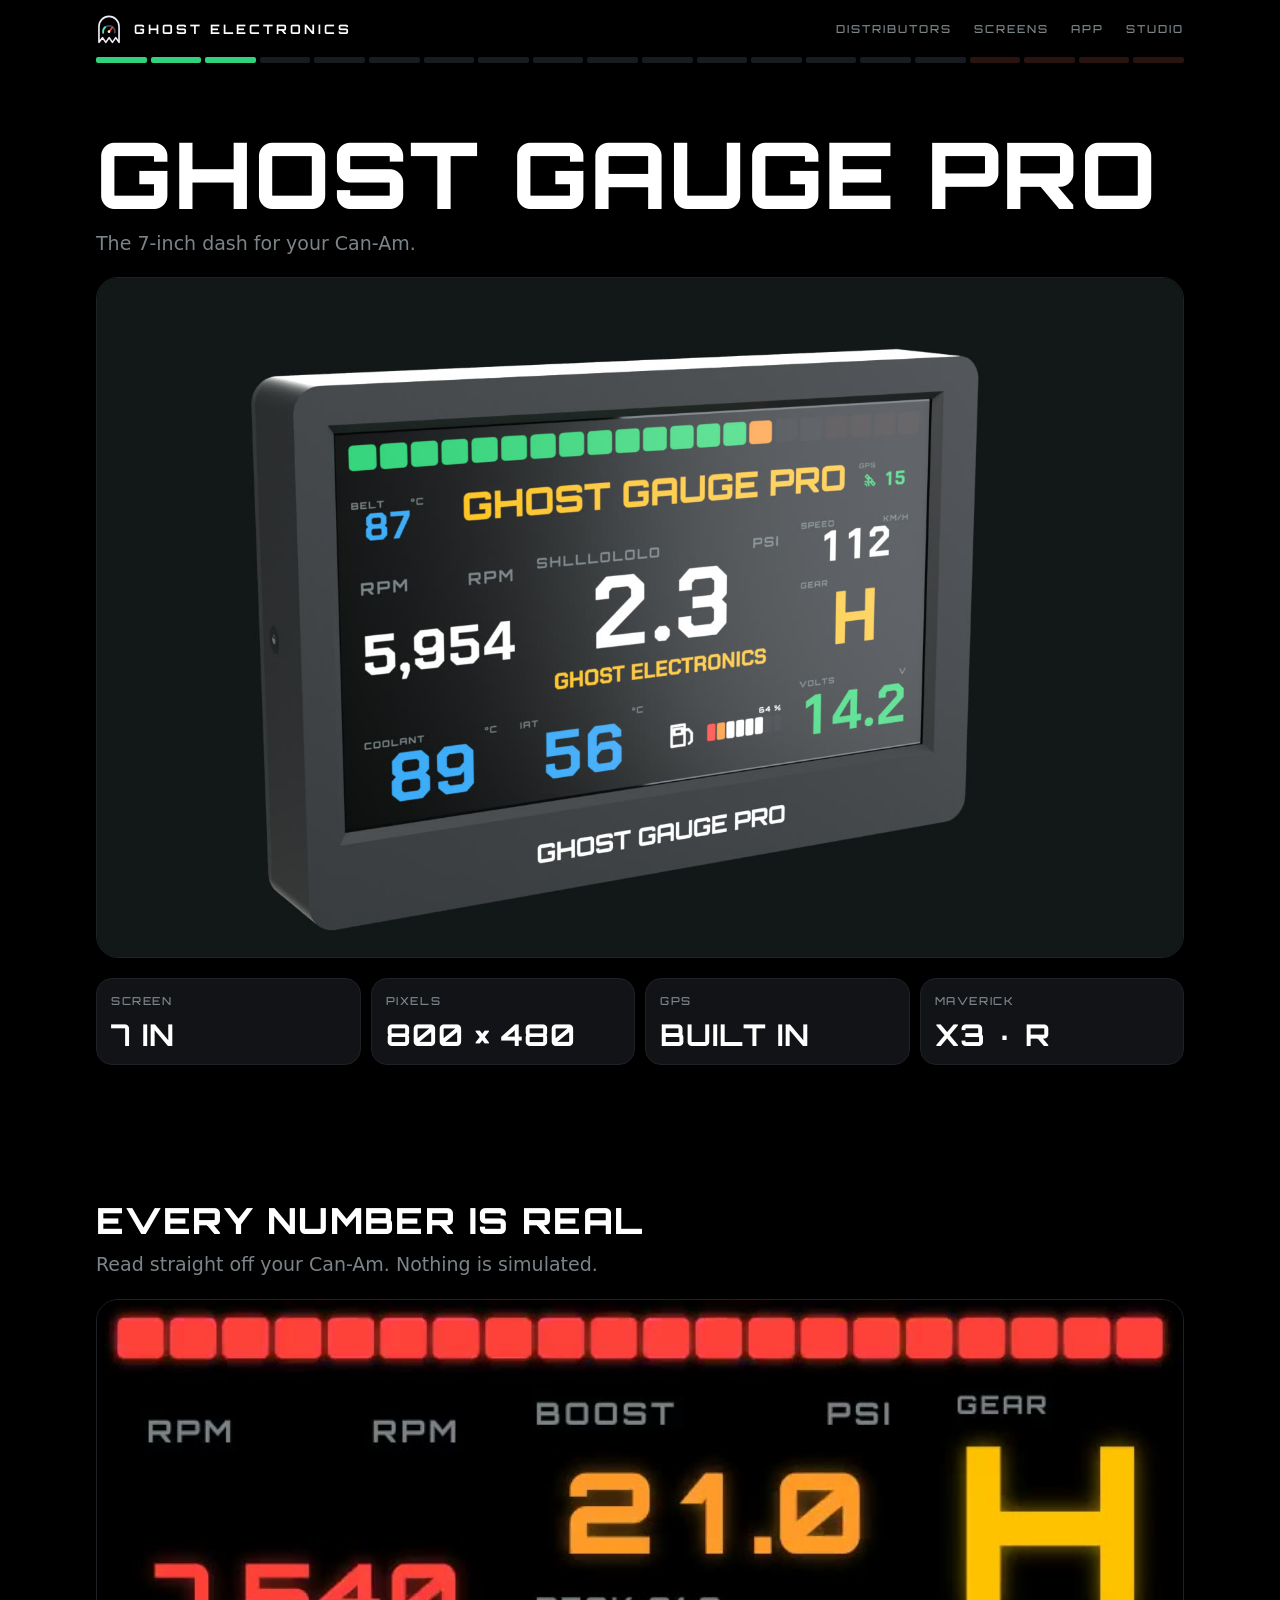
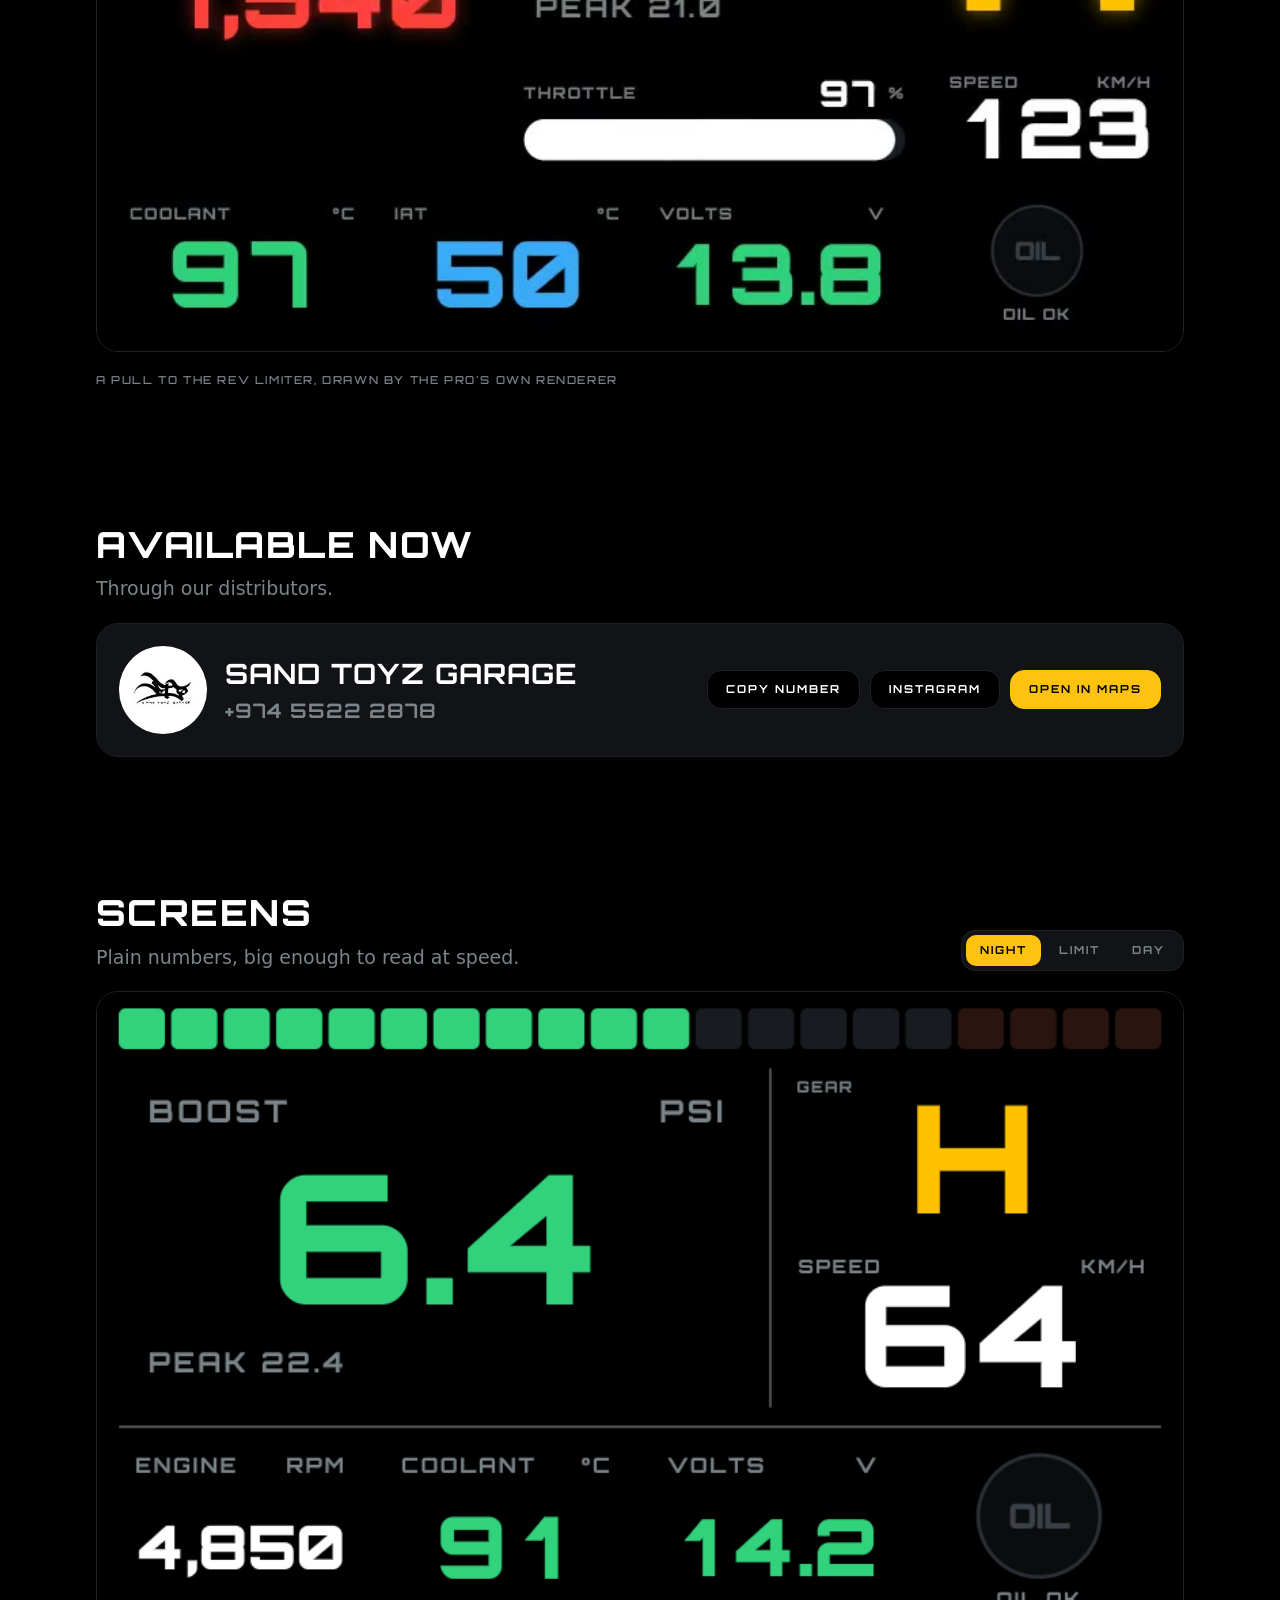
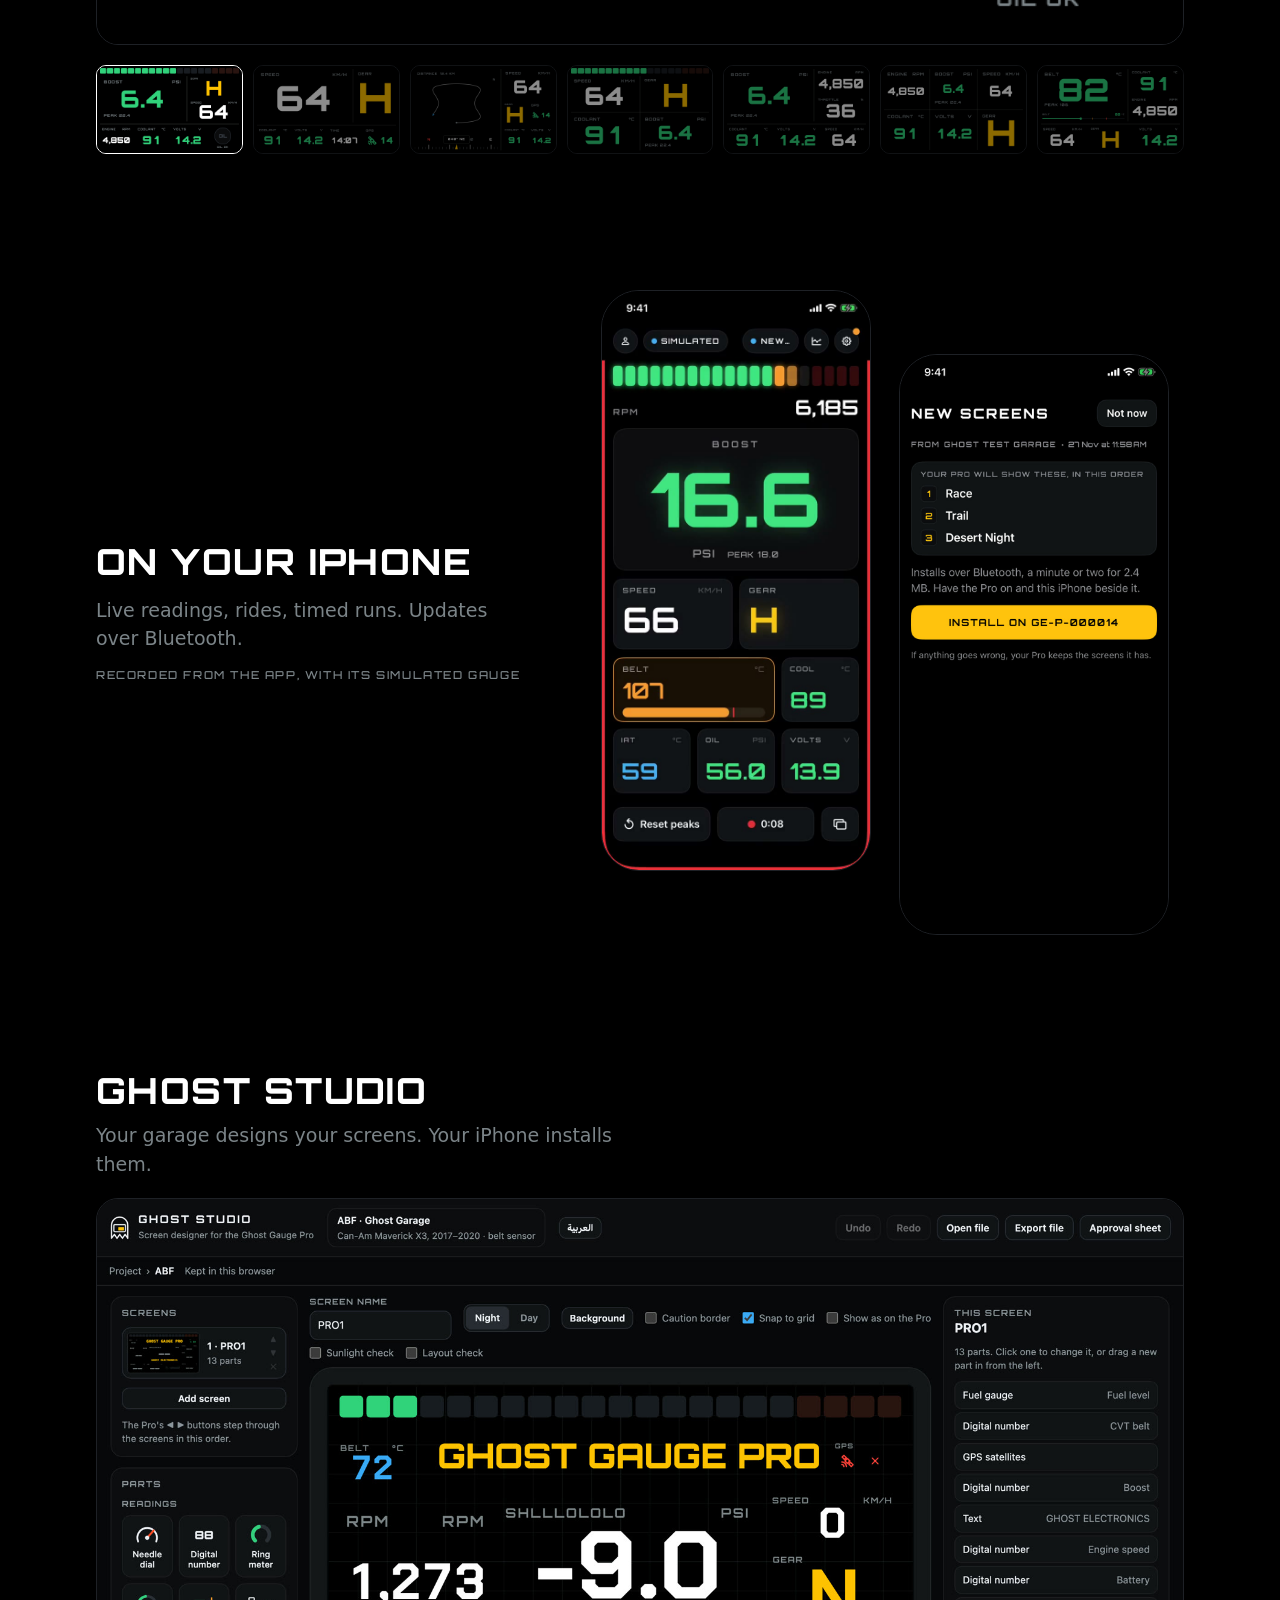
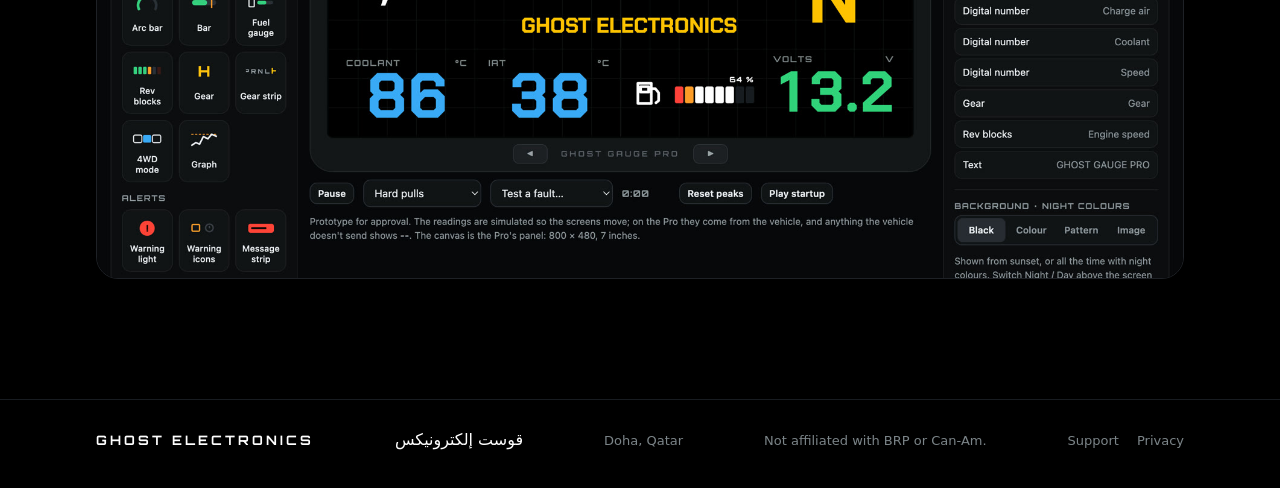
<file: index.html>
<!doctype html>
<html lang="en">
<head>
<meta charset="utf-8">
<meta name="viewport" content="width=device-width,initial-scale=1,viewport-fit=cover">
<title>Ghost Electronics · Ghost Gauge Pro</title>
<link rel="icon" href="/favicon.ico" sizes="any">
<link rel="icon" href="/favicon.svg" type="image/svg+xml">
<link rel="apple-touch-icon" href="/apple-touch-icon.png">
<meta name="description" content="Ghost Gauge Pro: the 7-inch dash for your Can-Am, with real readings off the vehicle, built-in GPS and screens your garage designs.">
<meta name="theme-color" content="#000000">
<meta property="og:title" content="Ghost Gauge Pro">
<meta property="og:description" content="The 7-inch dash for your Can-Am.">
<meta property="og:image" content="https://ghost.com.qa/media/pro-front.jpg">
<meta property="og:url" content="https://ghost.com.qa/">
<style>body { margin: 0; }</style>
<link rel="stylesheet" href="https://fonts.googleapis.com/css2?family=Orbitron:wght@500;700;800&display=swap">
<style>
/* Layout: rows, not a grid. Like the dash: a full-width strip, then the hero panel, then tiles.
   One look, on purpose: black is the ground the readings float on. */
:root {
  color-scheme: dark;
  --bg: #000000;
  --ink: #ffffff;
  --dim: #7b8488;
  --line: #181c21;
  --tile: #111316;
  --edge: #1e2126;
  --render: #131718;      /* the renders' own backdrop, so a render sits flush in its panel */
  --gold: #ffc20e;
  --ok: #31d27b;
  --warn: #ff9c29;
  --crit: #ff413a;
  --red-dim: #291410;
  --readout: "Orbitron", "DIN Alternate", ui-monospace, monospace;
  --prose: -apple-system, BlinkMacSystemFont, "SF Pro Text", system-ui, sans-serif;
  --r-block: 5px; --r-tile: 16px; --r-panel: 22px;
}
* { box-sizing: border-box; }
html { scroll-behavior: smooth; }
body { background: var(--bg); color: var(--ink); font: 16px/1.5 var(--prose); }
body::before { content: ""; position: fixed; inset: 0 0 auto; height: env(safe-area-inset-top, 0px); z-index: 10; background: var(--bg); }
img, video { display: block; max-width: 100%; height: auto; }
a { color: inherit; text-decoration: none; }
:focus-visible { outline: 2px solid var(--gold); outline-offset: 3px; border-radius: 6px; }

.wrap { max-width: 1120px; margin-inline: auto; padding-left: max(16px, env(safe-area-inset-left, 0px)); padding-right: max(16px, env(safe-area-inset-right, 0px)); }

/* ---- the top strip ---- */
.top { position: sticky; top: env(safe-area-inset-top, 0px); z-index: 9; background: var(--bg); }
.top .wrap { display: flex; align-items: center; justify-content: space-between; gap: 16px; }
.top .bar { padding-block: 14px 12px; }
.brand { display: flex; align-items: center; gap: 12px; font: 700 13px/1 var(--readout); letter-spacing: 3px; text-transform: uppercase; white-space: nowrap; }
.brand svg { width: 26px; height: auto; flex: none; }
.nav { display: flex; gap: 22px; font: 500 11px/1 var(--readout); letter-spacing: 2px; text-transform: uppercase; color: var(--dim); }
.nav a:hover { color: var(--ink); }
.revs { flex: 1; display: grid; grid-template-columns: repeat(20, 1fr); gap: 4px; padding-bottom: 10px; }
.revs i { display: block; height: 6px; border-radius: 2px; background: var(--line); transition: background .15s ease-out; }
.revs i:nth-child(n+17) { background: var(--red-dim); }
.revs i.on { background: var(--ok); }
.revs i.on:nth-child(n+14) { background: var(--warn); }
.revs i.on:nth-child(n+17) { background: var(--crit); }

/* ---- shared ---- */
main { display: flex; flex-direction: column; gap: clamp(72px, 11vw, 136px); padding-block: clamp(28px, 5vw, 56px) clamp(72px, 10vw, 120px); }
section { scroll-margin-top: 84px; min-width: 0; }
.rows { display: flex; flex-direction: column; gap: 20px; }
h1, h2 { font-family: var(--readout); font-weight: 800; text-transform: uppercase; margin: 0; text-wrap: balance; }
h1 { font-size: clamp(34px, 8.4vw, 92px); line-height: .98; letter-spacing: .02em; }
h2 { font-size: clamp(22px, 3.6vw, 36px); line-height: 1.1; letter-spacing: .04em; }
.lede { margin: 0; color: var(--dim); font-size: clamp(16px, 2vw, 19px); max-width: 46ch; }
.head { display: flex; flex-wrap: wrap; align-items: end; justify-content: space-between; gap: 12px 32px; }
.head > .txt { display: flex; flex-direction: column; gap: 10px; min-width: 0; }
.cap { margin: 0; font: 500 11px/1.5 var(--readout); letter-spacing: 1.6px; text-transform: uppercase; color: var(--dim); }
.panel { border: 1px solid var(--edge); border-radius: var(--r-panel); overflow: hidden; background: var(--render); }
.panel.glass { background: #000; }
.panel > img, .panel > video { width: 100%; }

/* ---- hero ---- */
.dealer { display: flex; flex-wrap: wrap; align-items: center; justify-content: space-between; gap: 20px 32px; padding: 22px; border: 1px solid var(--edge); border-radius: var(--r-panel); background: var(--tile); }
.dealer .who { display: flex; align-items: center; gap: 18px; min-width: 0; }
.dealer .logo { flex: none; width: clamp(64px, 9vw, 88px); height: auto; aspect-ratio: 1; border-radius: 50%; object-fit: cover; background: #fff; }
.dealer .id { display: flex; flex-direction: column; gap: 12px; min-width: 0; }
.dealer b { font: 700 clamp(19px, 2.8vw, 28px)/1.1 var(--readout); letter-spacing: 1px; text-transform: uppercase; }
.dealer .tel { font: 700 clamp(16px, 2.2vw, 20px)/1 var(--readout); letter-spacing: 1px; color: var(--dim); user-select: all; -webkit-user-select: all; }
.acts { display: flex; flex-wrap: wrap; gap: 10px; }
.btn { appearance: none; display: inline-flex; align-items: center; justify-content: center; padding: 13px 18px; border: 1px solid var(--edge); border-radius: 14px; background: var(--bg); color: var(--ink); font: 700 11px/1 var(--readout); letter-spacing: 2px; text-transform: uppercase; cursor: pointer; }
.btn:hover { border-color: var(--dim); }
.btn.gold { background: var(--gold); border-color: var(--gold); color: #000; }
.tiles { display: grid; grid-template-columns: repeat(4, 1fr); gap: 10px; }
.tile { display: flex; flex-direction: column; gap: 10px; padding: 14px; border: 1px solid var(--edge); border-radius: var(--r-tile); background: var(--tile); min-width: 0; }
.tile b { font: 700 clamp(15px, 2.6vw, 30px)/1 var(--readout); letter-spacing: 1px; white-space: nowrap; }
@media (max-width: 720px) { .tiles { grid-template-columns: repeat(2, 1fr); } .nav { display: none; } }

/* ---- screens ---- */
.seg { display: inline-flex; padding: 4px; gap: 4px; border: 1px solid var(--edge); border-radius: 14px; background: var(--tile); }
.seg button { appearance: none; border: 0; background: none; color: var(--dim); font: 700 11px/1 var(--readout); letter-spacing: 2px; text-transform: uppercase; padding: 10px 14px; border-radius: 10px; cursor: pointer; }
.seg button:hover { color: var(--ink); }
.seg button[aria-pressed="true"] { background: var(--gold); color: #000; }
.thumbs { display: grid; grid-template-columns: repeat(7, 1fr); gap: 10px; }
.thumbs button { appearance: none; padding: 0; background: #000; border: 1px solid var(--edge); border-radius: 10px; overflow: hidden; cursor: pointer; opacity: .55; transition: opacity .15s ease-out; }
.thumbs button:hover { opacity: .85; }
.thumbs button[aria-pressed="true"] { opacity: 1; border-color: var(--ink); }
.thumbs img { width: 100%; }
@media (max-width: 720px) { .thumbs { display: flex; overflow-x: auto; padding-bottom: 6px; } .thumbs button { flex: 0 0 104px; } }

/* ---- app ---- */
.split { display: grid; grid-template-columns: minmax(0, 5fr) minmax(0, 7fr); gap: clamp(24px, 5vw, 64px); align-items: center; }
.split > .rows { gap: 14px; }
.phones { display: flex; justify-content: center; align-items: flex-start; gap: clamp(12px, 3vw, 28px); }
.phone { flex: 1 1 0; max-width: 270px; min-width: 0; border: 1px solid var(--edge); border-radius: clamp(22px, 4vw, 38px); overflow: hidden; background: #000; }
.phone > * { width: 100%; }
.phone:nth-child(2) { margin-top: clamp(24px, 6vw, 64px); }
@media (max-width: 820px) { .split { grid-template-columns: 1fr; } }

/* ---- footer ---- */
footer { border-top: 1px solid var(--line); }
footer .wrap { display: flex; flex-wrap: wrap; align-items: center; justify-content: space-between; gap: 16px 32px; padding-block: 28px 36px; color: var(--dim); font-size: 13px; }
footer .brand { color: var(--ink); }
footer .ar { font-size: 16px; color: var(--ink); }
footer p { margin: 0; }
footer .legal { display: flex; gap: 18px; }
footer .legal a:hover { color: var(--ink); }

@media (prefers-reduced-motion: reduce) { html { scroll-behavior: auto; } .revs i, .thumbs button { transition: none; } }
</style>

</head>
<body>
<header class="top">
  <div class="wrap bar">
    <a class="brand" href="#pro" aria-label="Ghost Electronics">
      <svg viewBox="0 0 220 260" fill="none" aria-hidden="true">
        <path d="M25 240 55 200 83 240 111 200 139 240 167 200 195 240V105A85 85 0 0 0 25 105Z" stroke="#eceff4" stroke-width="14" stroke-linecap="round" stroke-linejoin="round"/>
        <path d="M60.76 158.68A50 50 0 1 1 159.24 158.68" stroke="#3e4757" stroke-width="15" stroke-linecap="round"/>
        <path d="M60.76 158.68A50 50 0 0 1 79.22 110.6" stroke="#52e5a6" stroke-width="15" stroke-linecap="round"/>
        <path d="M110 150 139.55 112.18" stroke="#ff4b23" stroke-width="13" stroke-linecap="round"/>
        <circle cx="110" cy="150" r="11.5" fill="#eceff4"/>
      </svg>
      Ghost Electronics
    </a>
    <nav class="nav" aria-label="Sections">
      <a href="#distributors">Distributors</a>
      <a href="#screens">Screens</a>
      <a href="#app">App</a>
      <a href="#studio">Studio</a>
    </nav>
  </div>
  <div class="wrap"><div class="revs" id="revs" aria-hidden="true"></div></div>
</header>

<main class="wrap">

  <section id="pro" class="rows">
    <div class="head">
      <div class="txt">
        <h1>Ghost Gauge Pro</h1>
        <p class="lede">The 7-inch dash for your Can-Am.</p>
      </div>
    </div>
    <div class="panel">
      <img src="media/pro-front.jpg" width="1600" height="1000" alt="The Ghost Gauge Pro from the front: a dark case with a 7-inch screen, GHOST GAUGE PRO on its chin.">
    </div>
    <div class="tiles">
      <div class="tile"><span class="cap">Screen</span><b>7 IN</b></div>
      <div class="tile"><span class="cap">Pixels</span><b>800 × 480</b></div>
      <div class="tile"><span class="cap">GPS</span><b>BUILT IN</b></div>
      <div class="tile"><span class="cap">Maverick</span><b>X3 · R</b></div>
    </div>
  </section>

  <section id="live" class="rows">
    <div class="head">
      <div class="txt">
        <h2>Every number is real</h2>
        <p class="lede">Read straight off your Can-Am. Nothing is simulated.</p>
      </div>
    </div>
    <div class="panel glass">
      <video id="pull" src="media/pro-pull.mp4" poster="media/pro-pull.jpg" width="800" height="480" muted loop playsinline preload="metadata" aria-label="The Pro's Race screen through a full pull: rpm, boost and speed climb until the engine is on its rev limiter and the rev blocks flash red."></video>
    </div>
    <p class="cap">A pull to the rev limiter, drawn by the Pro's own renderer</p>
  </section>

  <section id="distributors" class="rows">
    <div class="head">
      <div class="txt">
        <h2>Available now</h2>
        <p class="lede">Through our distributors.</p>
      </div>
    </div>
    <div class="dealer">
      <div class="who">
        <img class="logo" src="media/sand-toyz.jpg" width="150" height="150" alt="Sand Toyz Garage's logo">
        <div class="id">
          <b>Sand Toyz Garage</b>
          <span class="tel" id="tel">+974 5522 2878</span>
        </div>
      </div>
      <div class="acts">
        <button type="button" class="btn" id="copy-tel">Copy number</button>
        <a class="btn" href="https://www.instagram.com/stg_qtr/" target="_blank" rel="noopener">Instagram</a>
        <a class="btn gold" href="https://maps.app.goo.gl/63kUNzSQf7GtzWau5" target="_blank" rel="noopener">Open in Maps</a>
      </div>
    </div>
  </section>

  <section id="screens" class="rows">
    <div class="head">
      <div class="txt">
        <h2>Screens</h2>
        <p class="lede">Plain numbers, big enough to read at speed.</p>
      </div>
      <div class="seg" role="group" aria-label="Show the screens">
        <button type="button" id="st-cruise" data-state="cruise" aria-pressed="true">Night</button>
        <button type="button" id="st-pull" data-state="pull" aria-pressed="false">Limit</button>
        <button type="button" id="st-day" data-state="day" aria-pressed="false">Day</button>
      </div>
    </div>
    <div class="panel glass">
      <img id="screen" src="media/screens/strip-cruise.png" width="800" height="480" alt="The Strip screen on the Pro.">
    </div>
    <div class="thumbs" id="thumbs" role="group" aria-label="Pick a screen"></div>
  </section>

  <section id="app" class="split">
    <div class="rows">
      <h2>On your iPhone</h2>
      <p class="lede">Live readings, rides, timed runs. Updates over Bluetooth.</p>
      <p class="cap">Recorded from the app, with its simulated gauge</p>
    </div>
    <div class="phones">
      <div class="phone">
        <video id="dash" src="media/app-dash.mp4" poster="media/app-dash.jpg" width="586" height="1268" muted loop playsinline preload="metadata" aria-label="The Ghost Gauge app's live dash: rev blocks, rpm, boost, speed, gear, belt, coolant, intake air, oil and volts."></video>
      </div>
      <div class="phone">
        <img src="media/app-screens.jpg" width="780" height="1688" loading="lazy" alt="The app's New screens page: three screens from a garage, and one button to install them on the Pro.">
      </div>
    </div>
  </section>

  <section id="studio" class="rows">
    <div class="head">
      <div class="txt">
        <h2>Ghost Studio</h2>
        <p class="lede">Your garage designs your screens. Your iPhone installs them.</p>
      </div>
    </div>
    <div class="panel glass">
      <img src="media/studio.jpg" width="1800" height="1126" loading="lazy" alt="Ghost Studio, the Pro's screen designer, with the PRO1 screen open: rev blocks, rpm, boost, speed, gear, belt, coolant, intake air, fuel and volts on the Pro's 800 by 480 canvas.">
    </div>
  </section>

</main>

<footer>
  <div class="wrap">
    <span class="brand">Ghost Electronics</span>
    <span class="ar" lang="ar" dir="rtl">قوست إلكترونيكس</span>
    <p>Doha, Qatar</p>
    <p>Not affiliated with BRP or Can-Am.</p>
    <nav class="legal" aria-label="More"><a href="support.html">Support</a> <a href="privacy.html">Privacy</a></nav>
  </div>
</footer>

<script>
(function () {
  // The rev blocks count the page: twenty, green to 13, amber to 16, red after.
  var revs = document.getElementById('revs');
  for (var i = 0; i < 20; i++) revs.appendChild(document.createElement('i'));
  var blocks = revs.children, lit = -1;
  function count() {
    var room = document.documentElement.scrollHeight - innerHeight;
    var n = room > 0 ? Math.max(3, Math.round(Math.min(1, scrollY / room) * 20)) : 3;
    if (n === lit) return;
    lit = n;
    for (var i = 0; i < 20; i++) blocks[i].classList.toggle('on', i < n);
  }
  addEventListener('scroll', count, { passive: true });
  addEventListener('resize', count);
  count();

  // The screens: seven, each as the Pro draws it by night, at its limits and by day.
  var names = { strip: 'Strip', cruise: 'Cruise', trail: 'Trail', glance: 'Glance', boost: 'Boost', six: 'Six', belt: 'Belt' };
  var ids = Object.keys(names), state = 'cruise', pick = 'strip';
  var big = document.getElementById('screen'), thumbs = document.getElementById('thumbs');
  var src = function (id) { return 'media/screens/' + id + '-' + state + '.png'; };
  ids.forEach(function (id) {
    var b = document.createElement('button');
    b.type = 'button'; b.id = 'sc-' + id; b.dataset.id = id;
    b.setAttribute('aria-label', names[id]);
    var im = document.createElement('img');
    im.width = 800; im.height = 480; im.alt = ''; im.loading = 'lazy';
    b.appendChild(im);
    b.addEventListener('click', function () { pick = id; show(); });
    thumbs.appendChild(b);
  });
  function show() {
    big.src = src(pick);
    big.alt = 'The ' + names[pick] + ' screen on the Pro.';
    Array.prototype.forEach.call(thumbs.children, function (b) {
      b.firstChild.src = src(b.dataset.id);
      b.setAttribute('aria-pressed', b.dataset.id === pick ? 'true' : 'false');
    });
    document.querySelectorAll('.seg button').forEach(function (b) {
      b.setAttribute('aria-pressed', b.dataset.state === state ? 'true' : 'false');
    });
  }
  document.querySelectorAll('.seg button').forEach(function (b) {
    b.addEventListener('click', function () { state = b.dataset.state; show(); });
  });
  show();

  // The distributor's number: copied where the viewer allows it, selected where it doesn't.
  var copy = document.getElementById('copy-tel'), tel = document.getElementById('tel');
  copy.addEventListener('click', function () {
    var pickIt = function () { getSelection().selectAllChildren(tel); };
    var said = function () { copy.textContent = 'Copied'; setTimeout(function () { copy.textContent = 'Copy number'; }, 1600); };
    try { navigator.clipboard.writeText('+97455222878').then(said, pickIt); } catch (e) { pickIt(); }
  });

  // The two recordings play by themselves, muted; with Reduce Motion they wait for a tap.
  var still = matchMedia('(prefers-reduced-motion: reduce)').matches;
  ['pull', 'dash'].forEach(function (id) {
    var v = document.getElementById(id);
    v.addEventListener('error', function () {       // no video here: its first frame stands in
      var im = new Image();
      im.src = v.poster; im.alt = v.getAttribute('aria-label'); im.width = v.width; im.height = v.height;
      v.replaceWith(im);
    });
    if (still) { v.controls = true; return; }
    var p = v.play();
    if (p && p.catch) p.catch(function () { v.controls = true; });
  });
})();
</script>

</body></html>
</file>
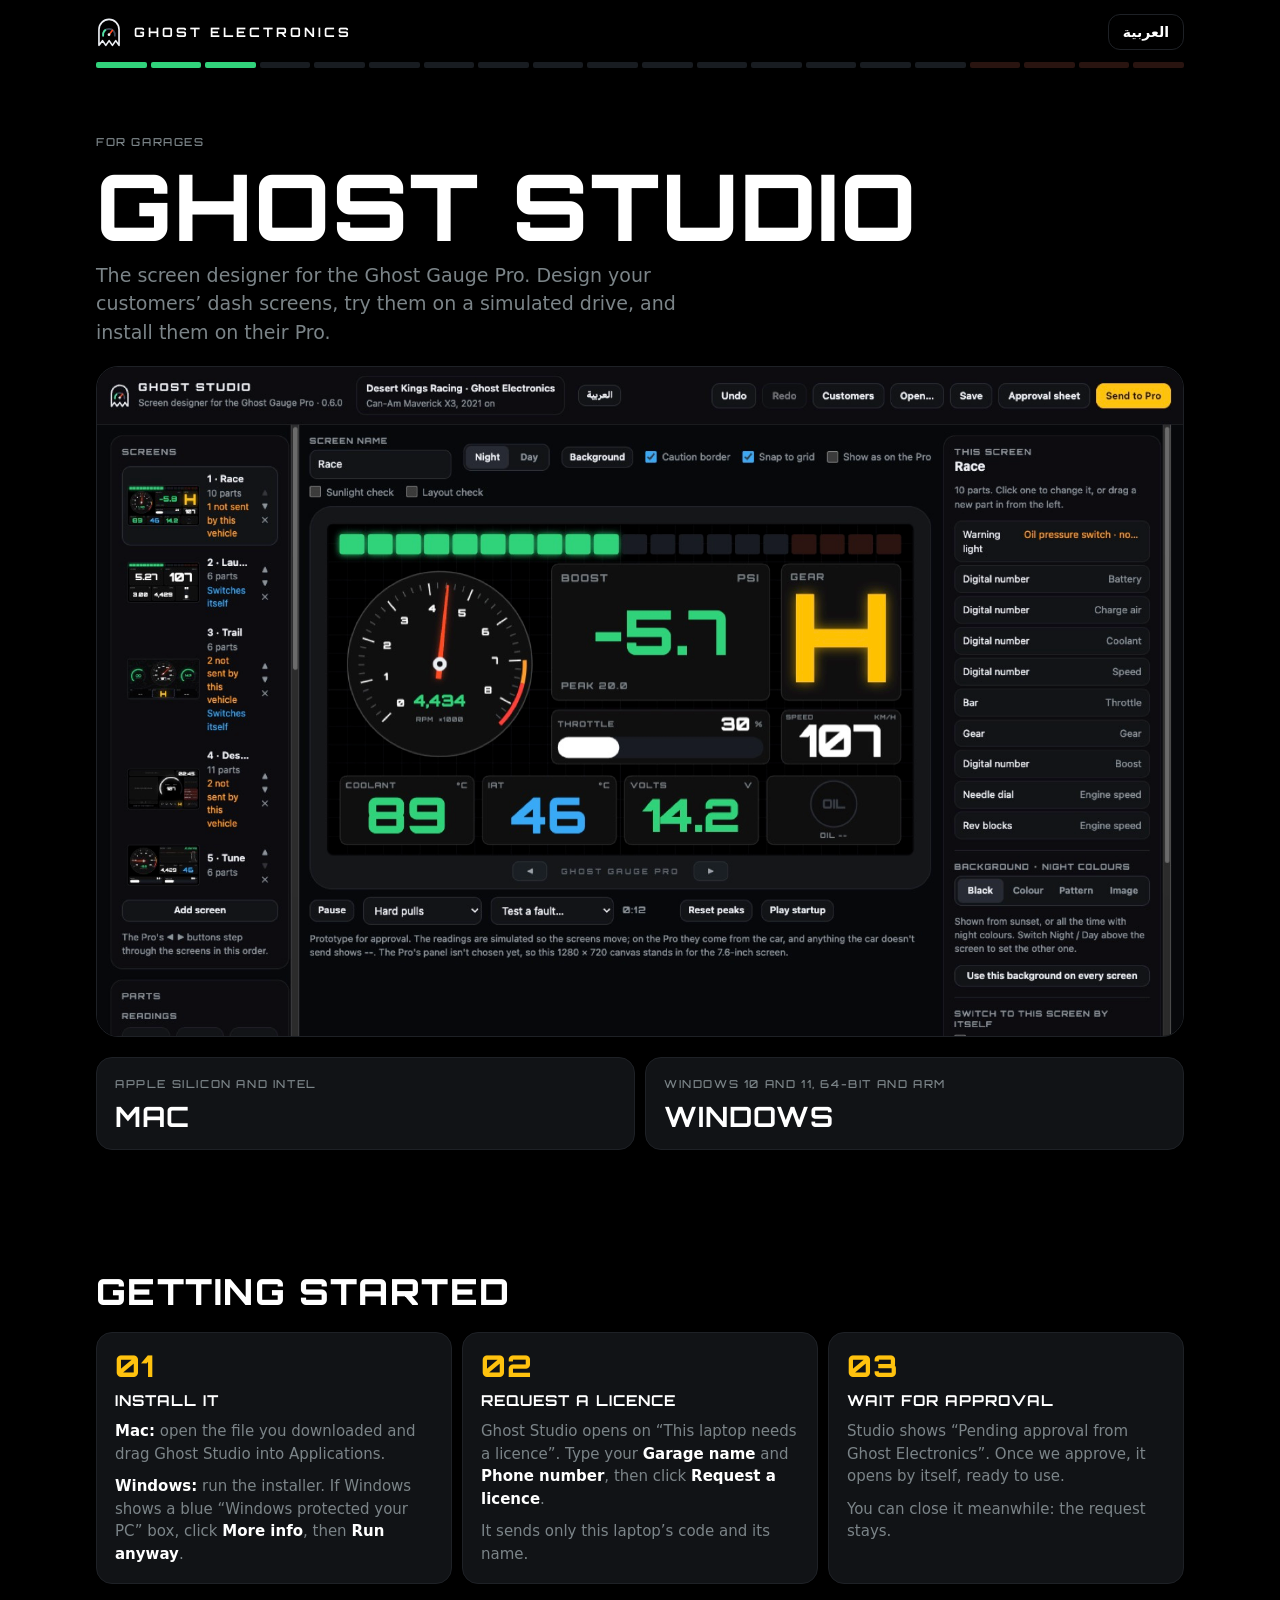
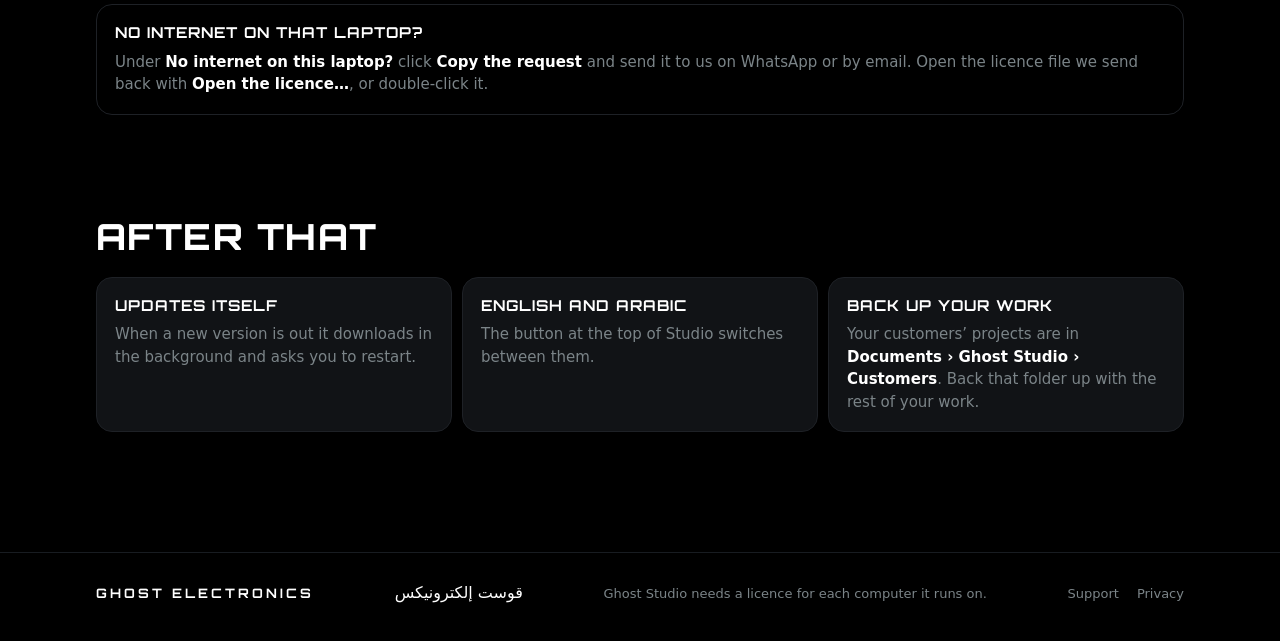
<file: download-studio/index.html>
<!doctype html>
<html lang="en">
<head>
<meta charset="utf-8">
<meta name="viewport" content="width=device-width,initial-scale=1,viewport-fit=cover">
<title>Ghost Studio</title>
<link rel="icon" href="/favicon.ico" sizes="any">
<link rel="icon" href="/favicon.svg" type="image/svg+xml">
<link rel="apple-touch-icon" href="/apple-touch-icon.png">
<meta name="robots" content="noindex, nofollow">
<meta name="description" content="Ghost Studio, the screen designer for the Ghost Gauge Pro: download for Mac and Windows.">
<meta name="theme-color" content="#000000">
<style>body { margin: 0; }</style>
<link rel="stylesheet" href="https://fonts.googleapis.com/css2?family=Orbitron:wght@500;700;800&display=swap">
<style>
/* The download page for garages, sent to them by hand: no page on the site links here, and search
   engines are asked to leave it out. The look is the home page's (index.html): the same colours,
   Orbitron for headings and readouts, the system face for prose. The buttons start on the release
   page and the script points them at the newest files, so publishing a new version
   (tools/studio/publish_studio.sh) never needs an edit here. English and Arabic: [data-l] blocks,
   one shown at a time. Orbitron has no Arabic, so Arabic headings take the system face. */
:root {
  color-scheme: dark;
  --bg: #000000; --ink: #ffffff; --dim: #7b8488; --line: #181c21;
  --tile: #111316; --edge: #1e2126; --gold: #ffc20e; --ok: #31d27b;
  --warn: #ff9c29; --crit: #ff413a; --red-dim: #291410;
  --readout: "Orbitron", "DIN Alternate", ui-monospace, monospace;
  --prose: -apple-system, BlinkMacSystemFont, "SF Pro Text", system-ui, sans-serif;
  --r-tile: 16px; --r-panel: 22px;
}
* { box-sizing: border-box; }
[hidden] { display: none !important; }
body { background: var(--bg); color: var(--ink); font: 16px/1.5 var(--prose); }
body::before { content: ""; position: fixed; inset: 0 0 auto; height: env(safe-area-inset-top, 0px); z-index: 10; background: var(--bg); }
img { display: block; max-width: 100%; height: auto; }
a { color: inherit; text-decoration: none; }
:focus-visible { outline: 2px solid var(--gold); outline-offset: 3px; border-radius: 6px; }
.wrap { max-width: 1120px; margin-inline: auto; padding-left: max(16px, env(safe-area-inset-left, 0px)); padding-right: max(16px, env(safe-area-inset-right, 0px)); }
.ltr { direction: ltr; unicode-bidi: isolate; }

/* the top strip */
.top { position: sticky; top: env(safe-area-inset-top, 0px); z-index: 9; background: var(--bg); }
.top .wrap { display: flex; align-items: center; justify-content: space-between; gap: 16px; }
.top .bar { padding-block: 14px 12px; }
.brand { display: flex; align-items: center; gap: 12px; font: 700 13px/1 var(--readout); letter-spacing: 3px; text-transform: uppercase; white-space: nowrap; direction: ltr; }
.brand svg { width: 26px; height: auto; flex: none; }
.revs { flex: 1; display: grid; grid-template-columns: repeat(20, 1fr); gap: 4px; padding-bottom: 10px; direction: ltr; }
.revs i { display: block; height: 6px; border-radius: 2px; background: var(--line); transition: background .15s ease-out; }
.revs i:nth-child(n+17) { background: var(--red-dim); }
.revs i.on { background: var(--ok); }
.revs i.on:nth-child(n+14) { background: var(--warn); }
.revs i.on:nth-child(n+17) { background: var(--crit); }
.lang { appearance: none; padding: 10px 14px; border: 1px solid var(--edge); border-radius: 12px; background: var(--bg); color: var(--ink); font: 600 14px/1 var(--prose); cursor: pointer; }
.lang:hover { border-color: var(--dim); }

/* shared */
main { display: flex; flex-direction: column; gap: clamp(56px, 8vw, 104px); padding-block: clamp(28px, 5vw, 56px) clamp(72px, 10vw, 120px); }
.rows { display: flex; flex-direction: column; gap: 20px; }
.txt { display: flex; flex-direction: column; gap: 10px; }
h1, h2, h3 { margin: 0; text-wrap: balance; }
h1, h2 { font-family: var(--readout); font-weight: 800; text-transform: uppercase; }
h1 { font-size: clamp(34px, 8.4vw, 92px); line-height: .98; letter-spacing: .02em; }
h2 { font-size: clamp(22px, 3.6vw, 36px); line-height: 1.1; letter-spacing: .04em; }
h3 { font: 700 15px/1.3 var(--readout); letter-spacing: 1px; text-transform: uppercase; }
.lede { margin: 0; color: var(--dim); font-size: clamp(16px, 2vw, 19px); max-width: 52ch; }
.cap { margin: 0; font: 500 11px/1.5 var(--readout); letter-spacing: 1.6px; text-transform: uppercase; color: var(--dim); }
.panel { border: 1px solid var(--edge); border-radius: var(--r-panel); overflow: hidden; background: #000; }
.panel > img { width: 100%; }
p { margin: 0; }
b { font-weight: 600; color: var(--ink); }

/* the download buttons: tiles, the visitor's own system in gold */
.dl { display: grid; grid-template-columns: 1fr 1fr; gap: 10px; }
.dlb { display: flex; flex-direction: column; gap: 10px; padding: 18px; border: 1px solid var(--edge); border-radius: var(--r-tile); background: var(--tile); }
.dlb:hover { border-color: var(--dim); }
.dlb .big { font: 700 clamp(18px, 2.8vw, 28px)/1 var(--readout); letter-spacing: 1px; text-transform: uppercase; }
.dlb.main { background: var(--gold); border-color: var(--gold); color: #000; }
.dlb.main .cap { color: #4a3a08; }
.dlb.main:hover { filter: brightness(1.05); }

/* the steps and the notes after them */
.steps { list-style: none; margin: 0; padding: 0; counter-reset: s; display: grid; grid-template-columns: repeat(3, 1fr); gap: 10px; }
.steps > li { counter-increment: s; display: flex; flex-direction: column; gap: 10px; padding: 18px; border: 1px solid var(--edge); border-radius: var(--r-tile); background: var(--tile); min-width: 0; }
.steps > li::before { content: counter(s, decimal-leading-zero); font: 800 30px/1 var(--readout); letter-spacing: 1px; color: var(--gold); }
.steps p, .note p, .notes p { color: var(--dim); font-size: 15px; }
.note { padding: 18px; border: 1px solid var(--edge); border-radius: var(--r-tile); display: flex; flex-direction: column; gap: 8px; }
.notes { display: grid; grid-template-columns: repeat(3, 1fr); gap: 10px; }
.notes > div { display: flex; flex-direction: column; gap: 8px; padding: 18px; border: 1px solid var(--edge); border-radius: var(--r-tile); background: var(--tile); }
@media (max-width: 820px) { .steps, .notes { grid-template-columns: 1fr; } }
@media (max-width: 560px) { .dl { grid-template-columns: 1fr; } }

/* Arabic: the system face for headings and captions, no tracking (it breaks the joins) */
[data-l=ar] :is(h2, h3, .cap), .cap[data-l=ar] { font-family: var(--prose); letter-spacing: 0; text-transform: none; }
[data-l=ar] h2 { font-weight: 700; }
[data-l=ar] h3 { font-size: 17px; }
[data-l=ar] .cap, .cap[data-l=ar] { font-size: 13px; }
html[lang=ar] #ver { font-family: var(--prose); letter-spacing: 0; font-size: 13px; }

/* footer */
footer { border-top: 1px solid var(--line); }
footer .wrap { display: flex; flex-wrap: wrap; align-items: center; justify-content: space-between; gap: 16px 32px; padding-block: 28px 36px; color: var(--dim); font-size: 13px; }
footer .brand { color: var(--ink); }
footer .ar { font-size: 16px; color: var(--ink); }
footer .legal { display: flex; gap: 18px; }
footer .legal a:hover { color: var(--ink); }

@media (prefers-reduced-motion: reduce) { .revs i { transition: none; } }
</style>
</head>
<body>
<header class="top">
  <div class="wrap bar">
    <a class="brand" href="/" aria-label="Ghost Electronics">
      <svg viewBox="0 0 220 260" fill="none" aria-hidden="true">
        <path d="M25 240 55 200 83 240 111 200 139 240 167 200 195 240V105A85 85 0 0 0 25 105Z" stroke="#eceff4" stroke-width="14" stroke-linecap="round" stroke-linejoin="round"/>
        <path d="M60.76 158.68A50 50 0 1 1 159.24 158.68" stroke="#3e4757" stroke-width="15" stroke-linecap="round"/>
        <path d="M60.76 158.68A50 50 0 0 1 79.22 110.6" stroke="#52e5a6" stroke-width="15" stroke-linecap="round"/>
        <path d="M110 150 139.55 112.18" stroke="#ff4b23" stroke-width="13" stroke-linecap="round"/>
        <circle cx="110" cy="150" r="11.5" fill="#eceff4"/>
      </svg>
      Ghost Electronics
    </a>
    <button class="lang" id="lang" type="button" lang="ar">العربية</button>
  </div>
  <div class="wrap"><div class="revs" id="revs" aria-hidden="true"></div></div>
</header>

<main class="wrap">

  <section class="rows">
    <div class="txt">
      <p class="cap" data-l="en">For garages</p><p class="cap" data-l="ar" hidden>للورش</p>
      <h1>Ghost Studio</h1>
      <p class="lede" data-l="en">The screen designer for the Ghost Gauge Pro. Design your customers’ dash screens, try them on a simulated drive, and install them on their Pro.</p>
      <p class="lede" data-l="ar" hidden>مصمّم الشاشات لعدّاد Ghost Gauge Pro. صمّم شاشات عملائك، وجرّبها على قيادة محاكاة، وثبّتها على عدّادهم.</p>
    </div>
    <div class="panel">
      <img src="studio.jpg" width="1600" height="986" alt="Ghost Studio with a screen open on the Pro's 800 by 480 canvas.">
    </div>
    <div class="dl">
      <a class="dlb" id="mac" href="https://github.com/kmhndi/ghost-gauge-app/releases/tag/studio">
        <span class="cap" data-l="en">Apple silicon and Intel</span><span class="cap" data-l="ar" hidden>Apple silicon و Intel</span>
        <span class="big ltr">Mac</span>
      </a>
      <a class="dlb" id="win" href="https://github.com/kmhndi/ghost-gauge-app/releases/tag/studio">
        <span class="cap" data-l="en">Windows 10 and 11, 64-bit and Arm</span><span class="cap" data-l="ar" hidden>Windows 10 و 11، <span class="ltr">64-bit</span> و Arm</span>
        <span class="big ltr">Windows</span>
      </a>
    </div>
    <p class="cap" id="ver"></p>
  </section>

  <section class="rows" data-l="en">
    <h2>Getting started</h2>
    <ol class="steps">
      <li><h3>Install it</h3>
        <p><b>Mac:</b> open the file you downloaded and drag Ghost Studio into Applications.</p>
        <p><b>Windows:</b> run the installer. If Windows shows a blue “Windows protected your PC” box, click <b>More info</b>, then <b>Run anyway</b>.</p></li>
      <li><h3>Request a licence</h3>
        <p>Ghost Studio opens on “This laptop needs a licence”. Type your <b>Garage name</b> and <b>Phone number</b>, then click <b>Request a licence</b>.</p>
        <p>It sends only this laptop’s code and its name.</p></li>
      <li><h3>Wait for approval</h3>
        <p>Studio shows “Pending approval from Ghost Electronics”. Once we approve, it opens by itself, ready to use.</p>
        <p>You can close it meanwhile: the request stays.</p></li>
    </ol>
    <div class="note">
      <h3>No internet on that laptop?</h3>
      <p>Under <b>No internet on this laptop?</b> click <b>Copy the request</b> and send it to us on WhatsApp or by email. Open the licence file we send back with <b>Open the licence…</b>, or double-click it.</p>
    </div>
  </section>

  <section class="rows" data-l="ar" hidden>
    <h2>البدء</h2>
    <ol class="steps">
      <li><h3>ثبّته</h3>
        <p><b class="ltr">Mac:</b> افتح الملف الذي نزّلته واسحب Ghost Studio إلى مجلد التطبيقات.</p>
        <p><b class="ltr">Windows:</b> شغّل المثبّت. إذا ظهر مربع أزرق «Windows protected your PC» فانقر <b class="ltr">More info</b> ثم <b class="ltr">Run anyway</b>.</p></li>
      <li><h3>اطلب ترخيصًا</h3>
        <p>يفتح Ghost Studio على صفحة تطلب ترخيصًا لهذا الجهاز. اكتب <b>اسم الورشة</b> و<b>رقم الهاتف</b>، ثم انقر <b>طلب ترخيص</b>.</p>
        <p>لا يُرسل إلا رمز هذا الجهاز واسمه.</p></li>
      <li><h3>انتظر الموافقة</h3>
        <p>يعرض Studio «بانتظار موافقة Ghost Electronics». بعد موافقتنا يُفتح تلقائيًا جاهزًا للاستخدام.</p>
        <p>يمكنك إغلاقه في الأثناء، فالطلب يبقى.</p></li>
    </ol>
    <div class="note">
      <h3>لا يوجد إنترنت على ذلك الجهاز؟</h3>
      <p>تحت <b>لا يوجد إنترنت على هذا الجهاز؟</b> انقر <b>نسخ الطلب</b> وأرسله إلينا عبر واتساب أو البريد الإلكتروني. افتح ملف الترخيص الذي نرسله إليك بزر <b>فتح الترخيص…</b> أو انقر عليه مرتين.</p>
    </div>
  </section>

  <section class="rows" data-l="en">
    <h2>After that</h2>
    <div class="notes">
      <div><h3>Updates itself</h3><p>When a new version is out it downloads in the background and asks you to restart.</p></div>
      <div><h3>English and Arabic</h3><p>The button at the top of Studio switches between them.</p></div>
      <div><h3>Back up your work</h3><p>Your customers’ projects are in <b>Documents › Ghost Studio › Customers</b>. Back that folder up with the rest of your work.</p></div>
    </div>
  </section>

  <section class="rows" data-l="ar" hidden>
    <h2>بعد ذلك</h2>
    <div class="notes">
      <div><h3>يحدّث نفسه</h3><p>عند صدور إصدار جديد يُنزَّل في الخلفية ويطلب منك إعادة التشغيل.</p></div>
      <div><h3>بالعربية والإنجليزية</h3><p>الزر في أعلى Studio يبدّل بينهما.</p></div>
      <div><h3>احفظ نسخة من عملك</h3><p>مشاريع عملائك في <b>المستندات › Ghost Studio › Customers</b>. انسخ هذا المجلد احتياطيًا مع بقية عملك.</p></div>
    </div>
  </section>

</main>

<footer>
  <div class="wrap">
    <span class="brand">Ghost Electronics</span>
    <span class="ar" lang="ar" dir="rtl">قوست إلكترونيكس</span>
    <p data-l="en">Ghost Studio needs a licence for each computer it runs on.</p>
    <p data-l="ar" hidden>يحتاج Ghost Studio إلى ترخيص لكل جهاز يعمل عليه.</p>
    <nav class="legal" aria-label="More"><a href="/support.html">Support</a> <a href="/privacy.html">Privacy</a></nav>
  </div>
</footer>

<script>
(() => {
  // the rev blocks count the page, as on the home page
  const revs = document.getElementById('revs');
  for (let i = 0; i < 20; i++) revs.appendChild(document.createElement('i'));
  let lit = -1;
  const count = () => {
    const room = document.documentElement.scrollHeight - innerHeight;
    const n = room > 0 ? Math.max(3, Math.round(Math.min(1, scrollY / room) * 20)) : 3;
    if (n === lit) return;
    lit = n;
    [...revs.children].forEach((b, i) => b.classList.toggle('on', i < n));
  };
  addEventListener('scroll', count, { passive: true });
  addEventListener('resize', count);

  // the language: Arabic on an Arabic computer unless picked otherwise
  let lang = 'en';
  try { lang = localStorage.getItem('ghost-studio-site-lang') || ((navigator.language || '').startsWith('ar') ? 'ar' : 'en'); } catch {}
  const btn = document.getElementById('lang'), ver = document.getElementById('ver');
  const show = () => {
    document.documentElement.lang = lang; document.documentElement.dir = lang === 'ar' ? 'rtl' : 'ltr';
    document.querySelectorAll('[data-l]').forEach(el => { el.hidden = el.dataset.l !== lang; });
    btn.textContent = lang === 'ar' ? 'English' : 'العربية'; btn.lang = lang === 'ar' ? 'en' : 'ar';
    document.title = lang === 'ar' ? 'Ghost Studio · تنزيل' : 'Ghost Studio';
    if (ver.dataset.v) ver.textContent = lang === 'ar' ? `الإصدار ${ver.dataset.v}` : `Version ${ver.dataset.v}`;
    lit = -1; count();
  };
  btn.addEventListener('click', () => { lang = lang === 'ar' ? 'en' : 'ar'; try { localStorage.setItem('ghost-studio-site-lang', lang); } catch {} show(); });

  // the visitor's own system first, in gold
  const ua = navigator.userAgent, mine = /Windows/.test(ua) ? 'win' : /Mac/.test(ua) ? 'mac' : '';
  if (mine) document.getElementById(mine).classList.add('main');
  if (mine === 'win') document.querySelector('.dl').prepend(document.getElementById('win'));

  // point the buttons at the newest files on the release (GitHub's API allows this page to ask)
  fetch('https://api.github.com/repos/kmhndi/ghost-gauge-app/releases/tags/studio')
    .then(r => (r.ok ? r.json() : Promise.reject(r.status)))
    .then(rel => {
      const find = rx => (rel.assets || []).find(a => rx.test(a.name));
      const mac = find(/-mac\.dmg$/), win = find(/-windows-setup\.exe$/);
      if (mac) document.getElementById('mac').href = mac.browser_download_url;
      if (win) document.getElementById('win').href = win.browser_download_url;
      const m = (mac || win)?.name.match(/Ghost-Studio-([\d.]+)-/);
      if (m) ver.dataset.v = m[1];
      show();
    })
    .catch(() => {}); // the buttons still go to the release page
  show();
})();
</script>
</body>
</html>
</file>
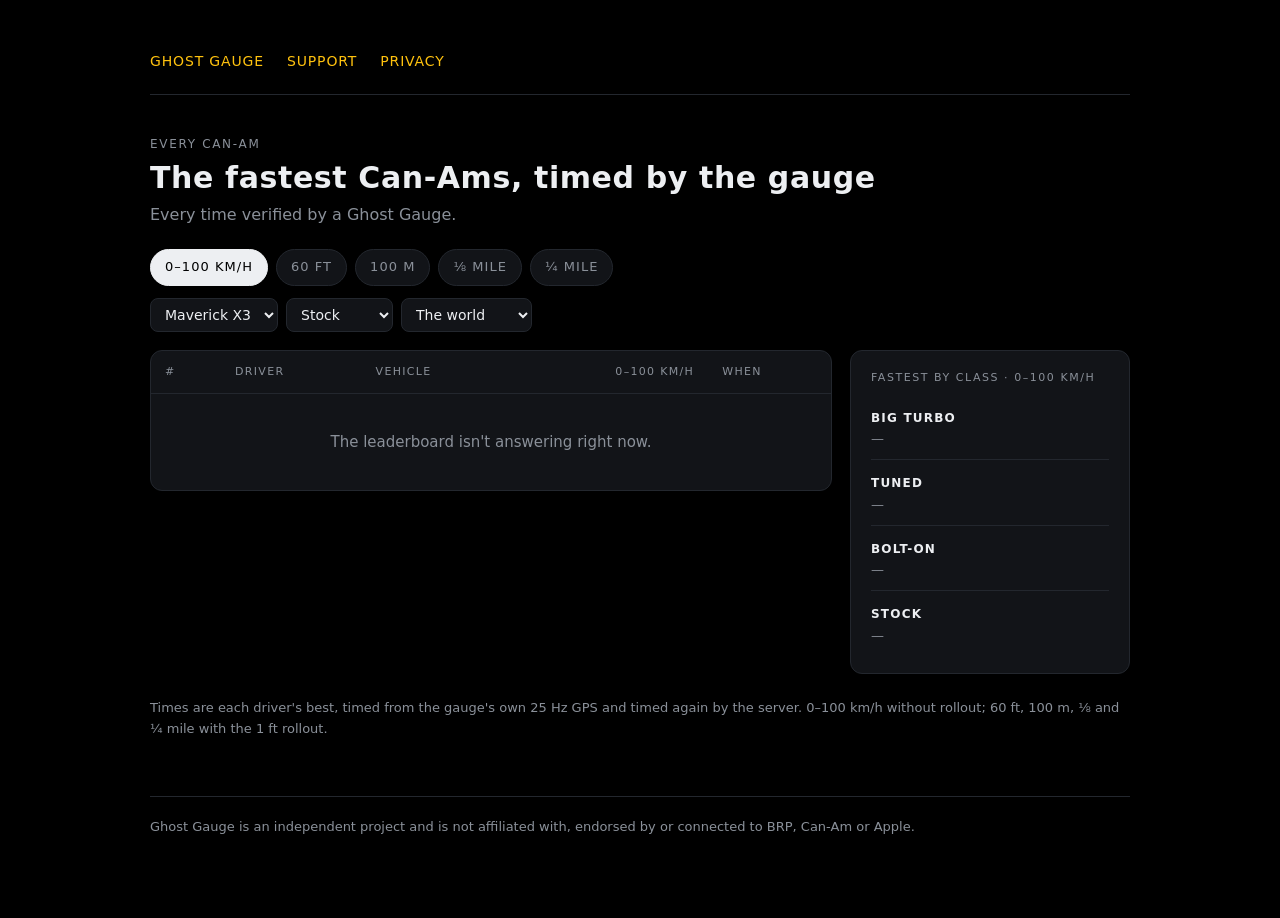
<file: leaderboard/index.html>
<!doctype html>
<html lang="en">
<head>
<meta charset="utf-8">
<meta name="viewport" content="width=device-width,initial-scale=1">
<title>Ghost Leaderboard</title>
<link rel="icon" href="/favicon.ico" sizes="any">
<link rel="icon" href="/favicon.svg" type="image/svg+xml">
<link rel="apple-touch-icon" href="/apple-touch-icon.png">
<meta name="description" content="The fastest Can-Ams, every time verified by a Ghost Gauge.">
<link rel="stylesheet" href="../_style.css">
<style>
  /* the board needs more room than the text pages */
  main { max-width: 980px; }
  .hero { display: flex; flex-wrap: wrap; gap: 12px 24px; align-items: end; justify-content: space-between; margin-bottom: 22px; }
  .eyebrow { color: var(--dim); font-size: 12px; letter-spacing: .14em; text-transform: uppercase; margin-bottom: 6px; }
  .hero h1 { font-size: 30px; line-height: 1.2; margin: 0; }
  .hero p { color: var(--dim); margin: 6px 0 0; }
  .tabs { display: flex; flex-wrap: wrap; gap: 8px; margin-bottom: 12px; }
  .tab { font: inherit; font-size: 13px; letter-spacing: .08em; padding: 7px 14px; border-radius: 999px; cursor: pointer;
         background: var(--panel); color: var(--dim); border: 1px solid var(--line); }
  .tab[aria-pressed="true"] { background: var(--ink); color: #000; border-color: var(--ink); }
  .filters { display: flex; flex-wrap: wrap; gap: 8px; margin-bottom: 18px; }
  select { font: inherit; font-size: 14px; color: var(--ink); background: var(--panel); border: 1px solid var(--line);
           border-radius: 8px; padding: 7px 10px; }
  .layout { display: grid; grid-template-columns: minmax(0, 1fr) 280px; gap: 18px; align-items: start; }
  @media (max-width: 820px) { .layout { grid-template-columns: 1fr; } }
  .board { background: var(--panel); border: 1px solid var(--line); border-radius: 12px; overflow: hidden; }
  table { width: 100%; border-collapse: collapse; font-variant-numeric: tabular-nums; }
  th { text-align: left; font-size: 11px; letter-spacing: .12em; color: var(--dim); font-weight: 500; padding: 12px 14px; border-bottom: 1px solid var(--line); }
  td { padding: 11px 14px; border-bottom: 1px solid var(--line); font-size: 15px; vertical-align: middle; }
  tr:last-child td { border-bottom: 0; }
  td.rank { width: 44px; color: var(--dim); }
  tr.top td.rank { color: var(--gold); font-weight: 600; }
  td.time { text-align: right; font-weight: 600; font-size: 17px; white-space: nowrap; }
  th.time { text-align: right; }
  .who { display: flex; align-items: center; gap: 10px; }
  .badge { width: 30px; height: 30px; border-radius: 50%; background: #1B1E23; border: 1px solid var(--line); flex: none;
           display: grid; place-items: center; font-size: 11px; letter-spacing: .04em; color: var(--dim); }
  .name { font-weight: 600; }
  .sub { color: var(--dim); font-size: 13px; }
  .hide-sm { }
  @media (max-width: 560px) { .hide-sm { display: none; } td, th { padding: 10px; } }
  .side .card { margin: 0 0 14px; }
  .side h3 { font-size: 11px; letter-spacing: .14em; color: var(--dim); font-weight: 500; margin: 0 0 8px; text-transform: uppercase; }
  .count { font-size: 26px; font-weight: 700; font-variant-numeric: tabular-nums; margin: 2px 0 6px; }
  .cls { display: flex; justify-content: space-between; gap: 10px; padding: 9px 0; border-top: 1px solid var(--line); }
  .cls:first-of-type { border-top: 0; }
  .cls b { font-size: 12px; letter-spacing: .1em; }
  .cls .t { font-weight: 700; font-variant-numeric: tabular-nums; }
  .empty { padding: 36px 16px; text-align: center; color: var(--dim); }
  .note { color: var(--dim); font-size: 13px; margin-top: 10px; }
</style>
</head>
<body>
<main>
<nav>
  <a href="../index.html">GHOST GAUGE</a>
  <a href="../support.html">SUPPORT</a>
  <a href="../privacy.html">PRIVACY</a>
</nav>

<section class="hero">
  <div>
    <div class="eyebrow" id="eyebrow">Every Can-Am</div>
    <h1>The fastest Can-Ams, timed by the gauge</h1>
    <p>Every time verified by a Ghost Gauge.</p>
  </div>
</section>

<div class="tabs" id="tabs" role="group" aria-label="Run"></div>
<div class="filters">
  <select id="model" aria-label="Model"></select>
  <select id="class" aria-label="Class">
    <option value="stock">Stock</option><option value="bolt_on">Bolt-on</option>
    <option value="tuned">Tuned</option><option value="big_turbo">Big turbo</option>
  </select>
  <select id="scope" aria-label="Where">
    <option value="">The world</option>
    <option value="QA">Qatar</option><option value="SA">Saudi Arabia</option><option value="AE">UAE</option>
    <option value="KW">Kuwait</option><option value="BH">Bahrain</option><option value="OM">Oman</option>
  </select>
</div>

<div class="layout">
  <div class="board">
    <table>
      <thead><tr><th>#</th><th>DRIVER</th><th class="hide-sm">VEHICLE</th><th class="time" id="timeHead">TIME</th><th class="hide-sm">WHEN</th></tr></thead>
      <tbody id="rows"><tr><td colspan="5" class="empty">Loading…</td></tr></tbody>
    </table>
  </div>
  <aside class="side">
    <div class="card" id="shootout" hidden>
      <h3 id="soTitle">Shootout</h3>
      <div class="count" id="soLeft"></div>
      <div class="sub" id="soText"></div>
    </div>
    <div class="card">
      <h3 id="byTitle">Fastest by class</h3>
      <div id="byClass"></div>
    </div>
  </aside>
</div>
<p class="note">Times are each driver's best, timed from the gauge's own 25 Hz GPS and timed again by the
server. 0–100 km/h without rollout; 60 ft, 100 m, ⅛ and ¼ mile with the 1 ft rollout.</p>

<footer>
  Ghost Gauge is an independent project and is not affiliated with, endorsed by or connected to
  BRP, Can-Am or Apple.
</footer>
</main>
<script>
// The leaderboard API (the repo kmhndi/ghost-leaderboard, API.md). A stand-in domain until
// the real one: change it here when it moves.
const API = "https://api.alenah.qa";

const MARKS = [["0-100", "0–100 KM/H"], ["60ft", "60 FT"], ["100m", "100 M"], ["eighth", "⅛ MILE"], ["quarter", "¼ MILE"]];
const CLASSES = [["big_turbo", "BIG TURBO"], ["tuned", "TUNED"], ["bolt_on", "BOLT-ON"], ["stock", "STOCK"]];
const COUNTRY = { QA: "Qatar", SA: "Saudi Arabia", AE: "UAE", KW: "Kuwait", BH: "Bahrain", OM: "Oman" };
const MODELS_FALLBACK = [{ id: "x3", name: "Maverick X3" }, { id: "maverick_r", name: "Maverick R" }];
const $ = id => document.getElementById(id);
const state = { mark: "0-100", model: "x3", cls: "stock", country: "" };
let models = MODELS_FALLBACK;

// keep the choice in the address, so a board can be linked to
const q = new URLSearchParams(location.search);
for (const k of Object.keys(state)) if (q.get(k)) state[k] = q.get(k);

const el = (tag, cls, text) => { const n = document.createElement(tag); if (cls) n.className = cls; if (text != null) n.textContent = text; return n; };
const secs = ms => (ms / 1000).toFixed(2);
const modelName = id => (models.find(m => m.id === id) || { name: id }).name;
const markName = slug => (MARKS.find(m => m[0] === slug) || [slug, slug])[1];
function ago(iso) {
  const d = (Date.now() - new Date(iso)) / 86400000;
  if (d < 1) return "Today"; if (d < 2) return "Yesterday"; if (d < 7) return Math.floor(d) + " days ago";
  if (d < 14) return "Last week"; if (d < 60) return Math.floor(d / 7) + " weeks ago";
  return new Date(iso).toLocaleDateString(undefined, { month: "short", year: "numeric" });
}
async function get(path) {
  const res = await fetch(API + path);
  if (!res.ok) throw new Error(res.status);
  return res.json();
}

function drawTabs() {
  $("tabs").replaceChildren(...MARKS.map(([slug, label]) => {
    const b = el("button", "tab", label);
    b.setAttribute("aria-pressed", String(slug === state.mark));
    b.onclick = () => { state.mark = slug; update(); };
    return b;
  }));
}

function boardPath(mark, cls, limit) {
  const p = new URLSearchParams({ model: state.model, class: cls, limit: String(limit) });
  if (state.country) { p.set("scope", "country"); p.set("country", state.country); }
  return "/v1/boards/" + mark + "?" + p;
}

async function drawBoard() {
  $("timeHead").textContent = markName(state.mark);
  const rows = $("rows");
  try {
    const b = await get(boardPath(state.mark, state.cls, 50));
    if (!b.rows.length) {
      rows.replaceChildren(empty("No verified runs here yet."));
      return;
    }
    rows.replaceChildren(...b.rows.map(r => {
      const tr = el("tr", r.rank <= 3 ? "top" : "");
      tr.append(el("td", "rank", String(r.rank)));
      const who = el("div", "who");
      who.append(el("span", "badge", r.driver_name.replace(/[^A-Za-z0-9]/g, "").slice(0, 2).toUpperCase()));
      const nm = el("div"); nm.append(el("div", "name", r.driver_name), el("div", "sub", COUNTRY[r.country] || r.country));
      who.append(nm);
      const td = el("td"); td.append(who); tr.append(td);
      tr.append(el("td", "hide-sm", [r.year, modelName(state.model), r.trim].filter(Boolean).join(" ")));
      tr.append(el("td", "time", secs(r.ms)));
      tr.append(el("td", "hide-sm sub", ago(r.timed_at)));
      return tr;
    }));
  } catch (e) {
    rows.replaceChildren(empty("The leaderboard isn't answering right now."));
  }
}
function empty(text) { const tr = el("tr"); const td = el("td", "empty", text); td.colSpan = 5; tr.append(td); return tr; }

async function drawByClass() {
  $("byTitle").textContent = "Fastest by class · " + markName(state.mark);
  const out = await Promise.all(CLASSES.map(async ([cls, label]) => {
    let top = null;
    try { top = (await get(boardPath(state.mark, cls, 1))).rows[0]; } catch (e) {}
    const row = el("div", "cls");
    const left = el("div"); left.append(el("b", null, label));
    left.append(el("div", "sub", top ? top.driver_name + " · " + (COUNTRY[top.country] || top.country) : "—"));
    row.append(left, el("div", "t", top ? secs(top.ms) : ""));
    return row;
  }));
  $("byClass").replaceChildren(...out);
}

async function drawShootout() {
  try {
    const s = await get("/v1/events/current");
    if (!s.event) return;
    const ev = s.event;
    const month = new Date(ev.starts_at).toLocaleDateString("en", { month: "long", timeZone: "Asia/Qatar" });
    const slug = { "1/8": "eighth", "1/4": "quarter" }[ev.mark] || ev.mark;
    $("soTitle").textContent = month + " shootout · " + markName(slug);
    const left = new Date(ev.ends_at) - Date.now();
    if (ev.closed_at || left <= 0) {
      $("soLeft").textContent = "Finished";
    } else {
      const d = Math.floor(left / 86400000), h = Math.floor(left % 86400000 / 3600000);
      $("soLeft").textContent = d + " D " + h + " H";
    }
    const lead = (s.crews || [])[0];
    $("soText").textContent = "Best verified time of the month, placed in each class." +
      (ev.prize ? " Winners get " + ev.prize + "." : "") + (lead ? " Leading crew: " + lead.name + "." : "");
    $("shootout").hidden = false;
    $("eyebrow").textContent = "Every Can-Am · " + month + " " + new Date(ev.starts_at).getFullYear();
  } catch (e) {}
}

function update() {
  history.replaceState(null, "", "?" + new URLSearchParams(state));
  drawTabs(); drawBoard(); drawByClass();
}

for (const [id, key] of [["model", "model"], ["class", "cls"], ["scope", "country"]]) {
  $(id).onchange = () => { state[key] = $(id).value; update(); };
}
(async () => {
  try { models = (await get("/v1/models")).models; } catch (e) {}
  $("model").replaceChildren(...models.map(m => { const o = el("option", null, m.name); o.value = m.id; return o; }));
  $("model").value = state.model; $("class").value = state.cls; $("scope").value = state.country;
  update(); drawShootout();
})();
</script>
</body>
</html>
</file>
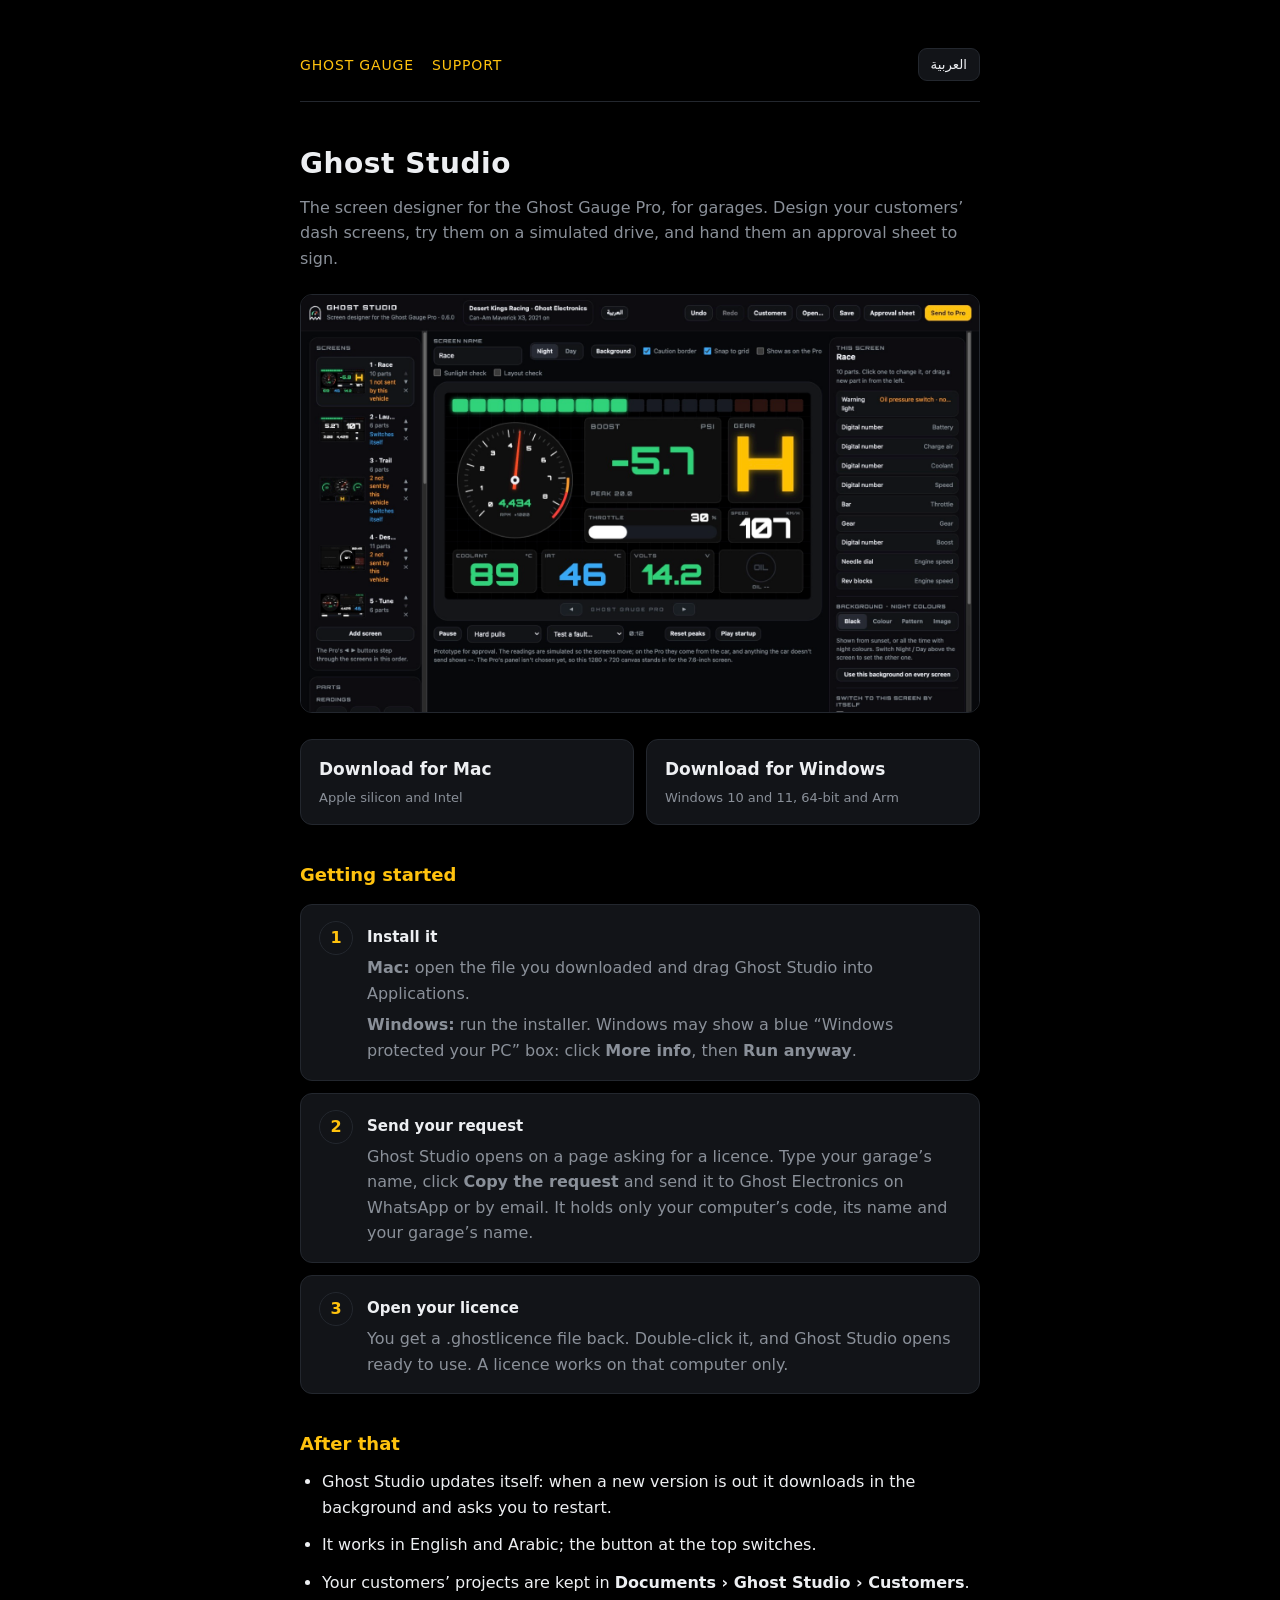
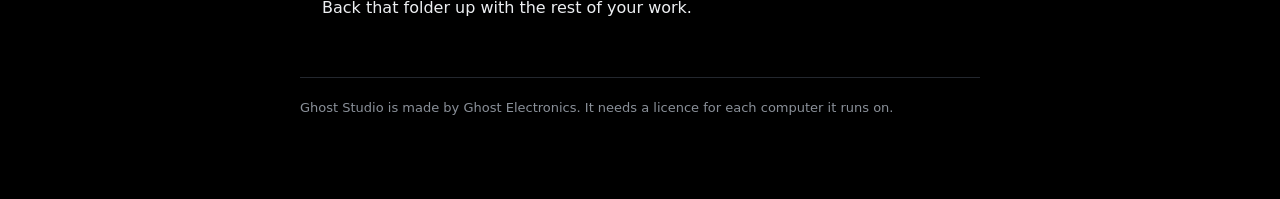
<file: studio/index.html>
<!doctype html>
<html lang="en">
<head>
<meta charset="utf-8">
<meta name="viewport" content="width=device-width,initial-scale=1">
<title>Ghost Studio</title>
<link rel="icon" href="/favicon.ico" sizes="any">
<link rel="icon" href="/favicon.svg" type="image/svg+xml">
<link rel="apple-touch-icon" href="/apple-touch-icon.png">
<meta name="description" content="Ghost Studio, the screen designer for the Ghost Gauge Pro: download for Mac and Windows.">
<link rel="stylesheet" href="../_style.css">
<style>
/* The download page for garages. The buttons start on the release page and the script below points
   them at the newest files, so publishing a new version (tools/studio/publish_studio.sh) never needs
   an edit here. English and Arabic: [data-l] blocks, one shown at a time. */
[hidden] { display: none !important; }
.top { display: flex; justify-content: space-between; align-items: center; gap: 12px; margin-bottom: 40px; padding-bottom: 20px; border-bottom: 1px solid var(--line); }
.top nav { margin: 0; padding: 0; border: 0; }
.lang { font: 600 13px/1 inherit; font-family: inherit; color: var(--ink); background: var(--panel); border: 1px solid var(--line); border-radius: 9px; padding: 8px 12px; cursor: pointer; }
.shot { width: 100%; height: auto; display: block; border-radius: 12px; border: 1px solid var(--line); margin: 22px 0 6px; }
.dl { display: grid; grid-template-columns: 1fr 1fr; gap: 12px; margin: 26px 0 8px; }
.btn { display: grid; gap: 4px; text-decoration: none; background: var(--panel); border: 1px solid var(--line); border-radius: 12px; padding: 16px 18px; color: var(--ink); }
.btn b { font-size: 17px; }
.btn span { color: var(--dim); font-size: 13px; }
.btn.main { background: var(--gold); border-color: var(--gold); color: #17130a; }
.btn.main span { color: #4a3a08; }
.btn:hover { border-color: #3d444e; }
.btn.main:hover { filter: brightness(1.05); }
.ver { color: var(--dim); font-size: 13px; margin-bottom: 0; }
ol.steps { list-style: none; padding: 0; counter-reset: s; display: grid; gap: 12px; margin-top: 14px; }
ol.steps > li { counter-increment: s; display: grid; grid-template-columns: 34px 1fr; gap: 14px; background: var(--panel); border: 1px solid var(--line); border-radius: 12px; padding: 16px 18px; margin: 0; }
ol.steps > li::before { content: counter(s); width: 32px; height: 32px; border-radius: 50%; border: 1px solid var(--line); display: grid; place-items: center; color: var(--gold); font-weight: 700; }
ol.steps h3 { margin: 4px 0 6px; }
ol.steps p { margin-bottom: 6px; color: var(--dim); }
ol.steps p:last-child { margin-bottom: 0; }
html[dir=rtl] ul { padding-left: 0; padding-right: 22px; }
html[dir=rtl] .top nav a { margin-right: 0; margin-left: 18px; }
.ltr { direction: ltr; unicode-bidi: isolate; }
@media (max-width: 560px) { .dl { grid-template-columns: 1fr; } }
</style>
</head>
<body>
<main>
<div class="top">
  <nav><a href="../index.html">GHOST GAUGE</a><a href="../support.html">SUPPORT</a></nav>
  <button class="lang" id="lang" type="button" lang="ar">العربية</button>
</div>

<section data-l="en">
  <h1>Ghost Studio</h1>
  <p class="lede">The screen designer for the Ghost Gauge Pro, for garages. Design your customers’ dash screens, try them on a simulated drive, and hand them an approval sheet to sign.</p>
</section>
<section data-l="ar" hidden>
  <h1>Ghost Studio</h1>
  <p class="lede">مصمّم الشاشات لعدّاد Ghost Gauge Pro، للورش. صمّم شاشات عملائك، وجرّبها على قيادة محاكاة، وسلّمهم ورقة موافقة للتوقيع.</p>
</section>

<img class="shot" src="studio.jpg" alt="Ghost Studio" width="1600" height="986">

<div class="dl">
  <a class="btn" id="mac" href="https://github.com/kmhndi/ghost-gauge-app/releases/tag/studio">
    <b data-l="en">Download for Mac</b><b data-l="ar" hidden>تنزيل لنظام Mac</b>
    <span data-l="en">Apple silicon and Intel</span><span data-l="ar" hidden>Apple silicon و Intel</span>
  </a>
  <a class="btn" id="win" href="https://github.com/kmhndi/ghost-gauge-app/releases/tag/studio">
    <b data-l="en">Download for Windows</b><b data-l="ar" hidden>تنزيل لنظام Windows</b>
    <span data-l="en">Windows 10 and 11, 64-bit and Arm</span><span data-l="ar" hidden>Windows 10 و 11، <span class="ltr">64-bit</span> و Arm</span>
  </a>
</div>
<p class="ver" id="ver"></p>

<section data-l="en">
  <h2>Getting started</h2>
  <ol class="steps">
    <li><div><h3>Install it</h3>
      <p><b>Mac:</b> open the file you downloaded and drag Ghost Studio into Applications.</p>
      <p><b>Windows:</b> run the installer. Windows may show a blue “Windows protected your PC” box: click <b>More info</b>, then <b>Run anyway</b>.</p></div></li>
    <li><div><h3>Send your request</h3>
      <p>Ghost Studio opens on a page asking for a licence. Type your garage’s name, click <b>Copy the request</b> and send it to Ghost Electronics on WhatsApp or by email. It holds only your computer’s code, its name and your garage’s name.</p></div></li>
    <li><div><h3>Open your licence</h3>
      <p>You get a <span class="ltr">.ghostlicence</span> file back. Double-click it, and Ghost Studio opens ready to use. A licence works on that computer only.</p></div></li>
  </ol>
  <h2>After that</h2>
  <ul>
    <li>Ghost Studio updates itself: when a new version is out it downloads in the background and asks you to restart.</li>
    <li>It works in English and Arabic; the button at the top switches.</li>
    <li>Your customers’ projects are kept in <b>Documents › Ghost Studio › Customers</b>. Back that folder up with the rest of your work.</li>
  </ul>
</section>

<section data-l="ar" hidden>
  <h2>البدء</h2>
  <ol class="steps">
    <li><div><h3>ثبّته</h3>
      <p><b>Mac:</b> افتح الملف الذي نزّلته واسحب Ghost Studio إلى مجلد التطبيقات.</p>
      <p><b>Windows:</b> شغّل المثبّت. قد يظهر مربع أزرق «Windows protected your PC»: انقر <b>More info</b> ثم <b>Run anyway</b>.</p></div></li>
    <li><div><h3>أرسل طلبك</h3>
      <p>يفتح Ghost Studio على صفحة تطلب ترخيصًا. اكتب اسم ورشتك، وانقر <b>نسخ الطلب</b>، وأرسله إلى Ghost Electronics عبر واتساب أو البريد الإلكتروني. يحتوي فقط على رمز جهازك واسمه واسم ورشتك.</p></div></li>
    <li><div><h3>افتح ترخيصك</h3>
      <p>يصلك ملف الترخيص. انقر عليه مرتين ليفتح Ghost Studio جاهزًا للاستخدام. يعمل الترخيص على ذلك الجهاز فقط.</p></div></li>
  </ol>
  <h2>بعد ذلك</h2>
  <ul>
    <li>يحدّث Ghost Studio نفسه: عند صدور إصدار جديد يُنزَّل في الخلفية ويطلب منك إعادة التشغيل.</li>
    <li>يعمل بالعربية والإنجليزية؛ والزر في الأعلى يبدّل بينهما.</li>
    <li>تُحفظ مشاريع عملائك في <b>المستندات › Ghost Studio › Customers</b>. انسخ هذا المجلد احتياطيًا مع بقية عملك.</li>
  </ul>
</section>

<footer>
  <span data-l="en">Ghost Studio is made by Ghost Electronics. It needs a licence for each computer it runs on.</span>
  <span data-l="ar" hidden>Ghost Studio من صنع Ghost Electronics، ويحتاج إلى ترخيص لكل جهاز يعمل عليه.</span>
</footer>
</main>
<script>
(() => {
  // the language: Arabic on an Arabic computer unless picked otherwise
  let lang = 'en';
  try { lang = localStorage.getItem('ghost-studio-site-lang') || ((navigator.language || '').startsWith('ar') ? 'ar' : 'en'); } catch {}
  const btn = document.getElementById('lang');
  const show = () => {
    document.documentElement.lang = lang; document.documentElement.dir = lang === 'ar' ? 'rtl' : 'ltr';
    document.querySelectorAll('[data-l]').forEach(el => { el.hidden = el.dataset.l !== lang; });
    btn.textContent = lang === 'ar' ? 'English' : 'العربية'; btn.lang = lang === 'ar' ? 'en' : 'ar';
    document.title = lang === 'ar' ? 'Ghost Studio · تنزيل' : 'Ghost Studio';
    if (ver.dataset.v) ver.textContent = lang === 'ar' ? `الإصدار ${ver.dataset.v}` : `Version ${ver.dataset.v}`;
  };
  const ver = document.getElementById('ver');
  btn.addEventListener('click', () => { lang = lang === 'ar' ? 'en' : 'ar'; try { localStorage.setItem('ghost-studio-site-lang', lang); } catch {} show(); });

  // the visitor's own system first, in gold
  const ua = navigator.userAgent, mine = /Windows/.test(ua) ? 'win' : /Mac/.test(ua) ? 'mac' : '';
  if (mine) document.getElementById(mine).classList.add('main');
  if (mine === 'win') document.querySelector('.dl').prepend(document.getElementById('win'));

  // point the buttons at the newest files on the release (GitHub's API allows this page to ask)
  fetch('https://api.github.com/repos/kmhndi/ghost-gauge-app/releases/tags/studio')
    .then(r => (r.ok ? r.json() : Promise.reject(r.status)))
    .then(rel => {
      const find = rx => (rel.assets || []).find(a => rx.test(a.name));
      const mac = find(/-mac\.dmg$/), win = find(/-windows-setup\.exe$/);
      if (mac) document.getElementById('mac').href = mac.browser_download_url;
      if (win) document.getElementById('win').href = win.browser_download_url;
      const m = (mac || win)?.name.match(/Ghost-Studio-([\d.]+)-/);
      if (m) ver.dataset.v = m[1];
      show();
    })
    .catch(() => {}); // the buttons still go to the release page
  show();
})();
</script>
</body>
</html>
</file>
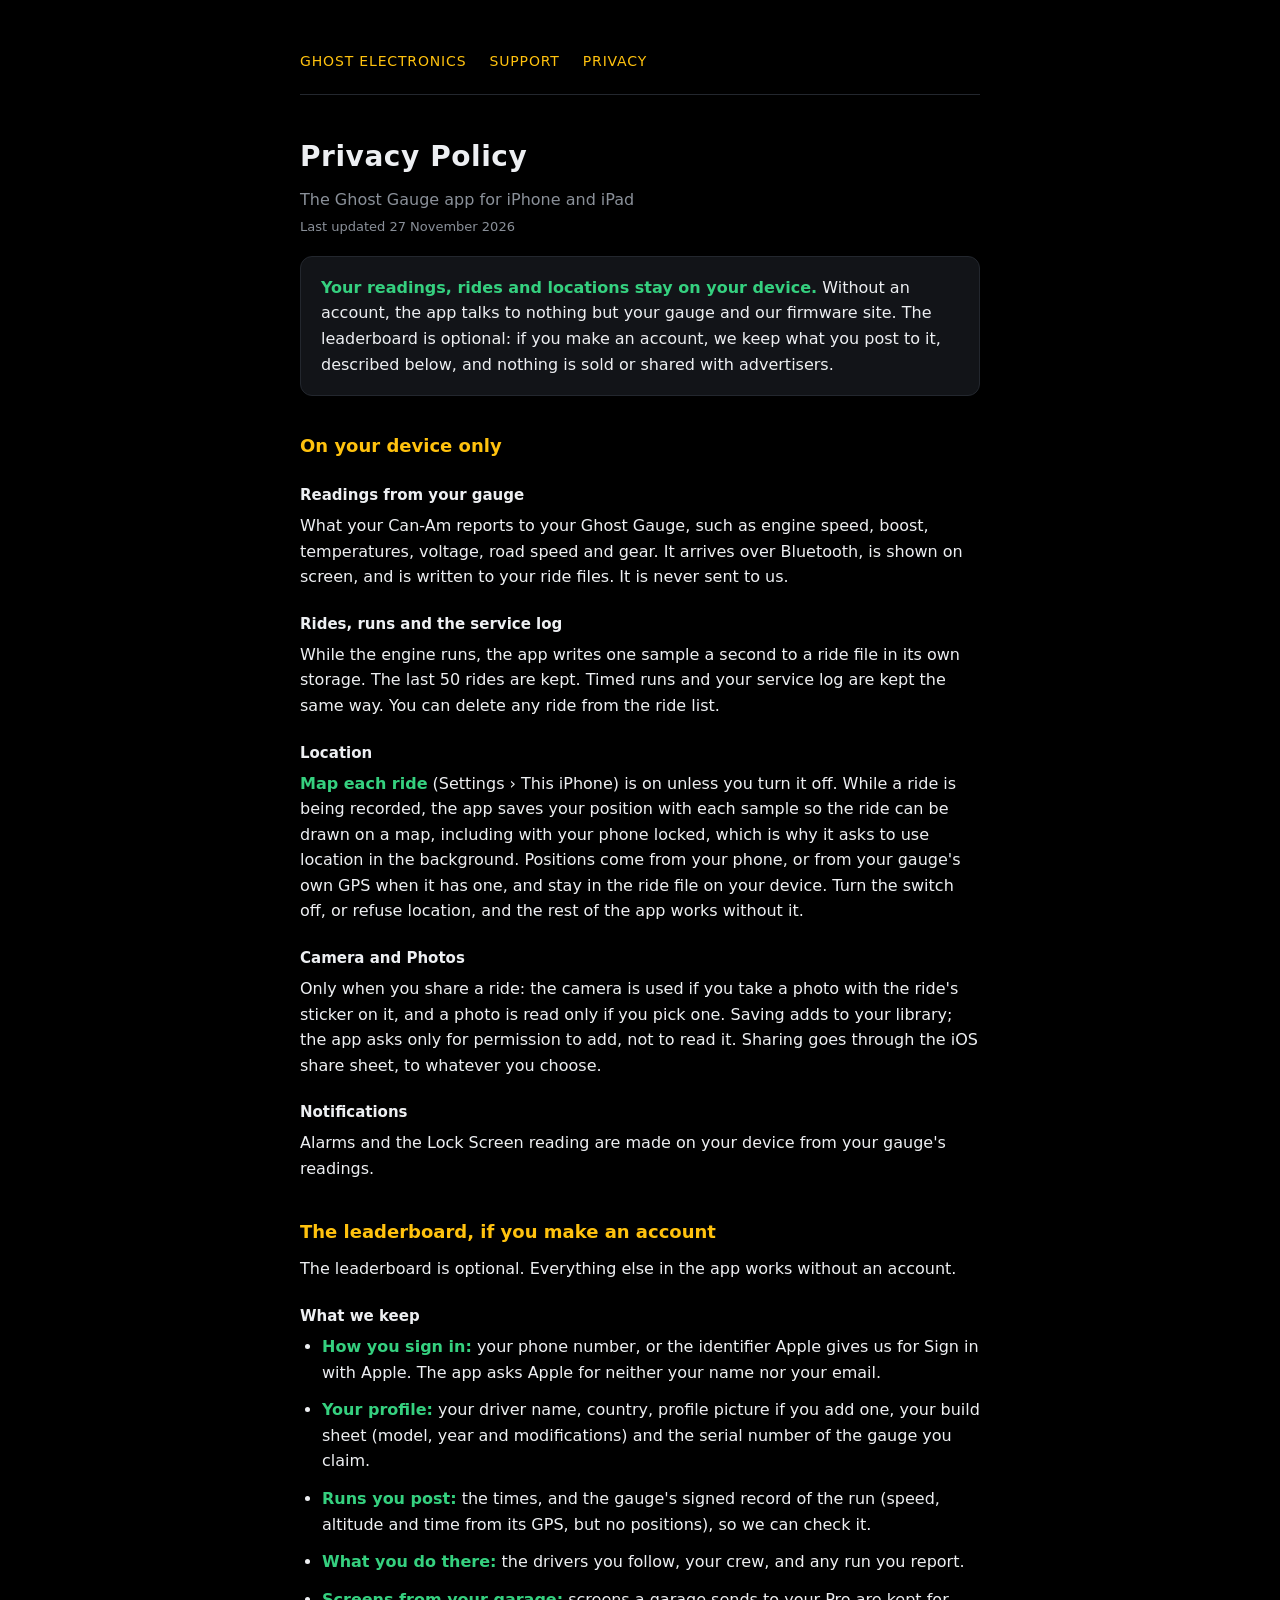
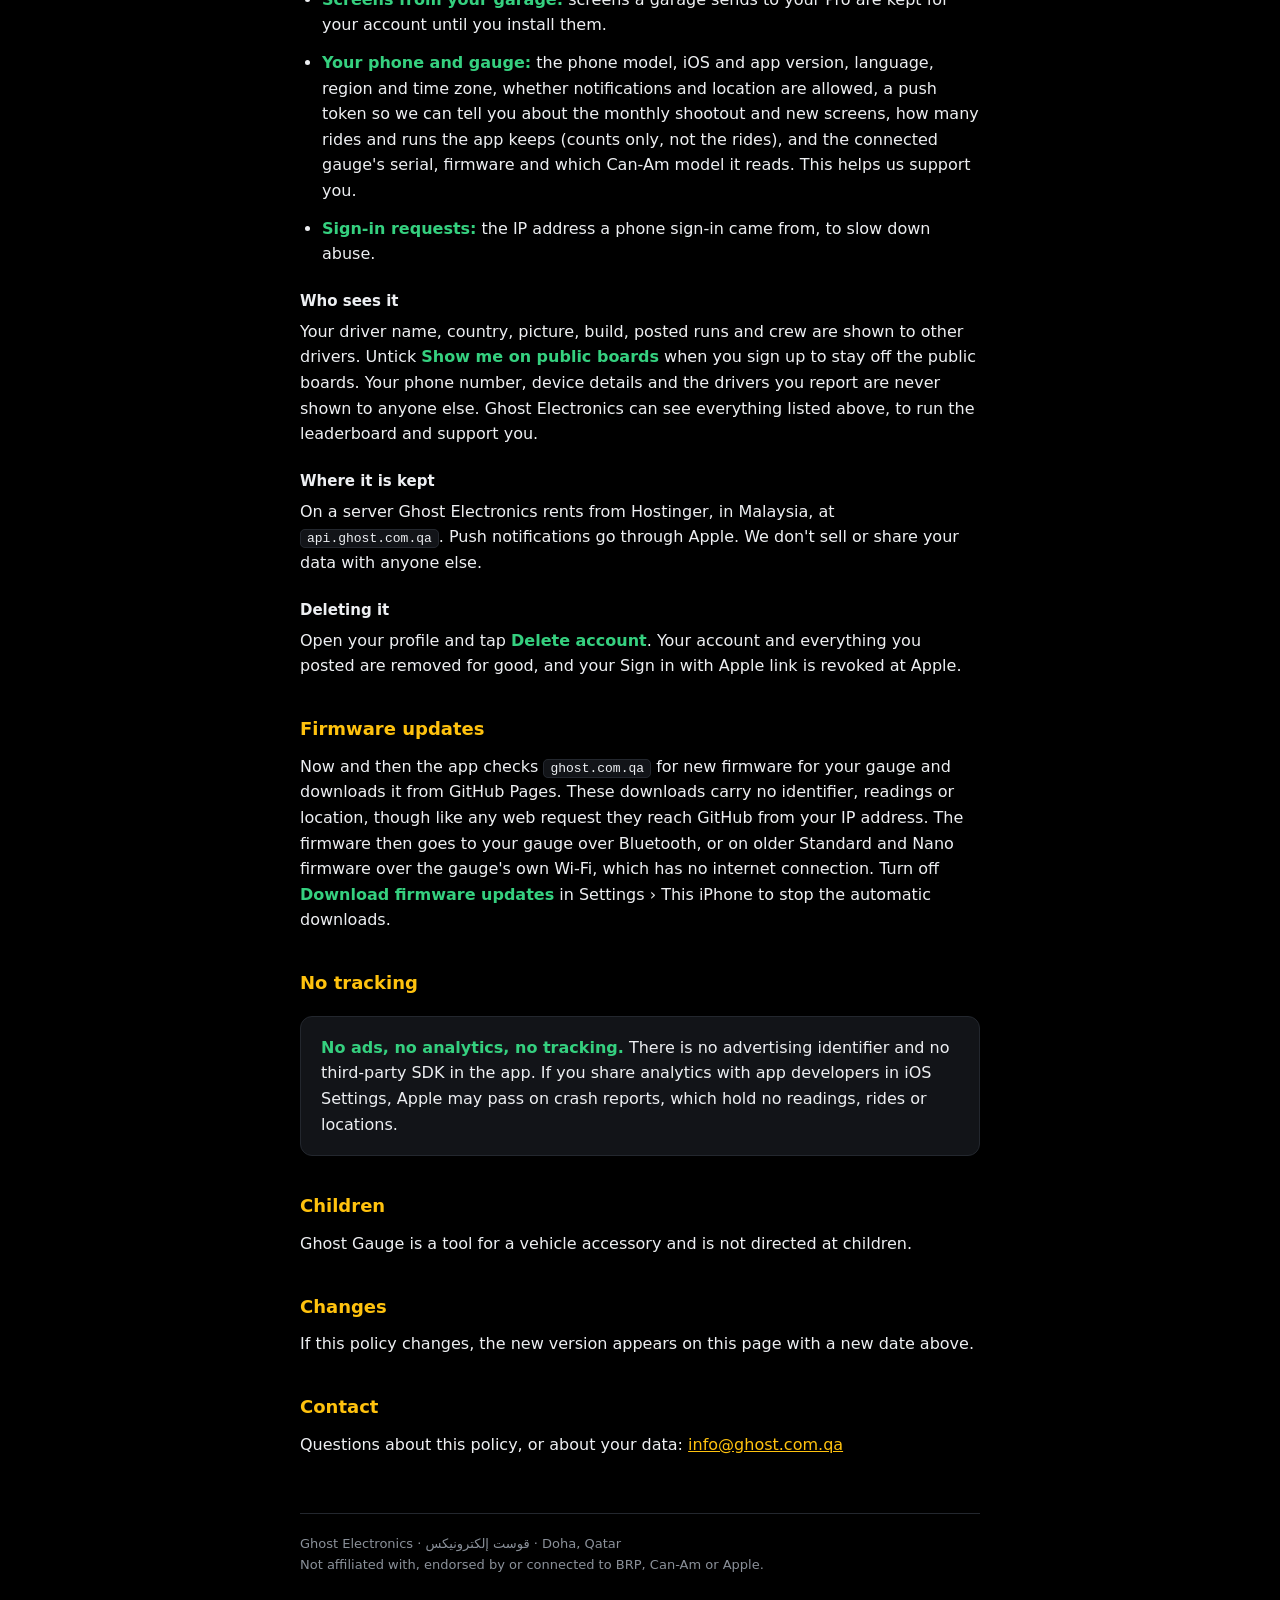
<file: privacy.html>
<!doctype html>
<html lang="en">
<head>
<meta charset="utf-8">
<meta name="viewport" content="width=device-width,initial-scale=1">
<title>Privacy Policy · Ghost Electronics</title>
<link rel="icon" href="/favicon.ico" sizes="any">
<link rel="icon" href="/favicon.svg" type="image/svg+xml">
<link rel="apple-touch-icon" href="/apple-touch-icon.png">
<meta name="theme-color" content="#000000">
<link rel="stylesheet" href="_style.css">
</head>
<body>
<main>
<nav>
  <a href="index.html">GHOST ELECTRONICS</a>
  <a href="support.html">SUPPORT</a>
  <a href="privacy.html">PRIVACY</a>
</nav>

<h1>Privacy Policy</h1>
<p class="lede">The Ghost Gauge app for iPhone and iPad</p>
<p class="updated">Last updated 27 November 2026</p>

<div class="card">
  <p><strong>Your readings, rides and locations stay on your device.</strong> Without an account,
  the app talks to nothing but your gauge and our firmware site. The leaderboard is optional: if
  you make an account, we keep what you post to it, described below, and nothing is sold or shared
  with advertisers.</p>
</div>

<h2>On your device only</h2>

<h3>Readings from your gauge</h3>
<p>What your Can-Am reports to your Ghost Gauge, such as engine speed, boost, temperatures,
voltage, road speed and gear. It arrives over Bluetooth, is shown on screen, and is written to your
ride files. It is never sent to us.</p>

<h3>Rides, runs and the service log</h3>
<p>While the engine runs, the app writes one sample a second to a ride file in its own storage.
The last 50 rides are kept. Timed runs and your service log are kept the same way. You can delete
any ride from the ride list.</p>

<h3>Location</h3>
<p><strong>Map each ride</strong> (Settings › This iPhone) is on unless you turn it off. While a
ride is being recorded, the app saves your position with each sample so the ride can be drawn on a
map, including with your phone locked, which is why it asks to use location in the background.
Positions come from your phone, or from your gauge's own GPS when it has one, and stay in the ride
file on your device. Turn the switch off, or refuse location, and the rest of the app works
without it.</p>

<h3>Camera and Photos</h3>
<p>Only when you share a ride: the camera is used if you take a photo with the ride's sticker on
it, and a photo is read only if you pick one. Saving adds to your library; the app asks only for
permission to add, not to read it. Sharing goes through the iOS share sheet, to whatever you choose.</p>

<h3>Notifications</h3>
<p>Alarms and the Lock Screen reading are made on your device from your gauge's readings.</p>

<h2>The leaderboard, if you make an account</h2>
<p>The leaderboard is optional. Everything else in the app works without an account.</p>

<h3>What we keep</h3>
<ul>
  <li><strong>How you sign in:</strong> your phone number, or the identifier Apple gives us for
      Sign in with Apple. The app asks Apple for neither your name nor your email.</li>
  <li><strong>Your profile:</strong> your driver name, country, profile picture if you add one,
      your build sheet (model, year and modifications) and the serial number of the gauge you
      claim.</li>
  <li><strong>Runs you post:</strong> the times, and the gauge's signed record of the run (speed,
      altitude and time from its GPS, but no positions), so we can check it.</li>
  <li><strong>What you do there:</strong> the drivers you follow, your crew, and any run you
      report.</li>
  <li><strong>Screens from your garage:</strong> screens a garage sends to your Pro are kept for
      your account until you install them.</li>
  <li><strong>Your phone and gauge:</strong> the phone model, iOS and app version, language,
      region and time zone, whether notifications and location are allowed, a push token so we can
      tell you about the monthly shootout and new screens, how many rides and runs the app keeps
      (counts only, not the rides), and the connected gauge's serial, firmware and which Can-Am
      model it reads. This helps us support you.</li>
  <li><strong>Sign-in requests:</strong> the IP address a phone sign-in came from, to slow down
      abuse.</li>
</ul>

<h3>Who sees it</h3>
<p>Your driver name, country, picture, build, posted runs and crew are shown to other drivers.
Untick <strong>Show me on public boards</strong> when you sign up to stay off the public boards. Your phone number,
device details and the drivers you report are never shown to anyone else. Ghost Electronics can see
everything listed above, to run the leaderboard and support you.</p>

<h3>Where it is kept</h3>
<p>On a server Ghost Electronics rents from Hostinger, in Malaysia, at
<code>api.ghost.com.qa</code>. Push notifications go through Apple. We don't sell or share your
data with anyone else.</p>

<h3>Deleting it</h3>
<p>Open your profile and tap <strong>Delete account</strong>. Your account and everything you
posted are removed for good, and your Sign in with Apple link is revoked at Apple.</p>

<h2>Firmware updates</h2>
<p>Now and then the app checks <code>ghost.com.qa</code> for new firmware for your gauge and
downloads it from GitHub Pages. These downloads carry no identifier, readings or location, though
like any web request they reach GitHub from your IP address. The firmware then goes to your gauge
over Bluetooth, or on older Standard and Nano firmware over the gauge's own Wi-Fi, which has no
internet connection. Turn off <strong>Download firmware updates</strong> in Settings › This iPhone
to stop the automatic downloads.</p>

<h2>No tracking</h2>
<div class="card">
  <p><strong>No ads, no analytics, no tracking.</strong> There is no advertising identifier and no
  third-party SDK in the app. If you share analytics with app developers in iOS Settings, Apple may
  pass on crash reports, which hold no readings, rides or locations.</p>
</div>

<h2>Children</h2>
<p>Ghost Gauge is a tool for a vehicle accessory and is not directed at children.</p>

<h2>Changes</h2>
<p>If this policy changes, the new version appears on this page with a new date above.</p>

<h2>Contact</h2>
<p>Questions about this policy, or about your data: <a href="mailto:info@ghost.com.qa">info@ghost.com.qa</a></p>

<footer>
  Ghost Electronics · <span lang="ar" dir="rtl">قوست إلكترونيكس</span> · Doha, Qatar<br>
  Not affiliated with, endorsed by or connected to BRP, Can-Am or Apple.
</footer>
</main>
</body>
</html>
</file>
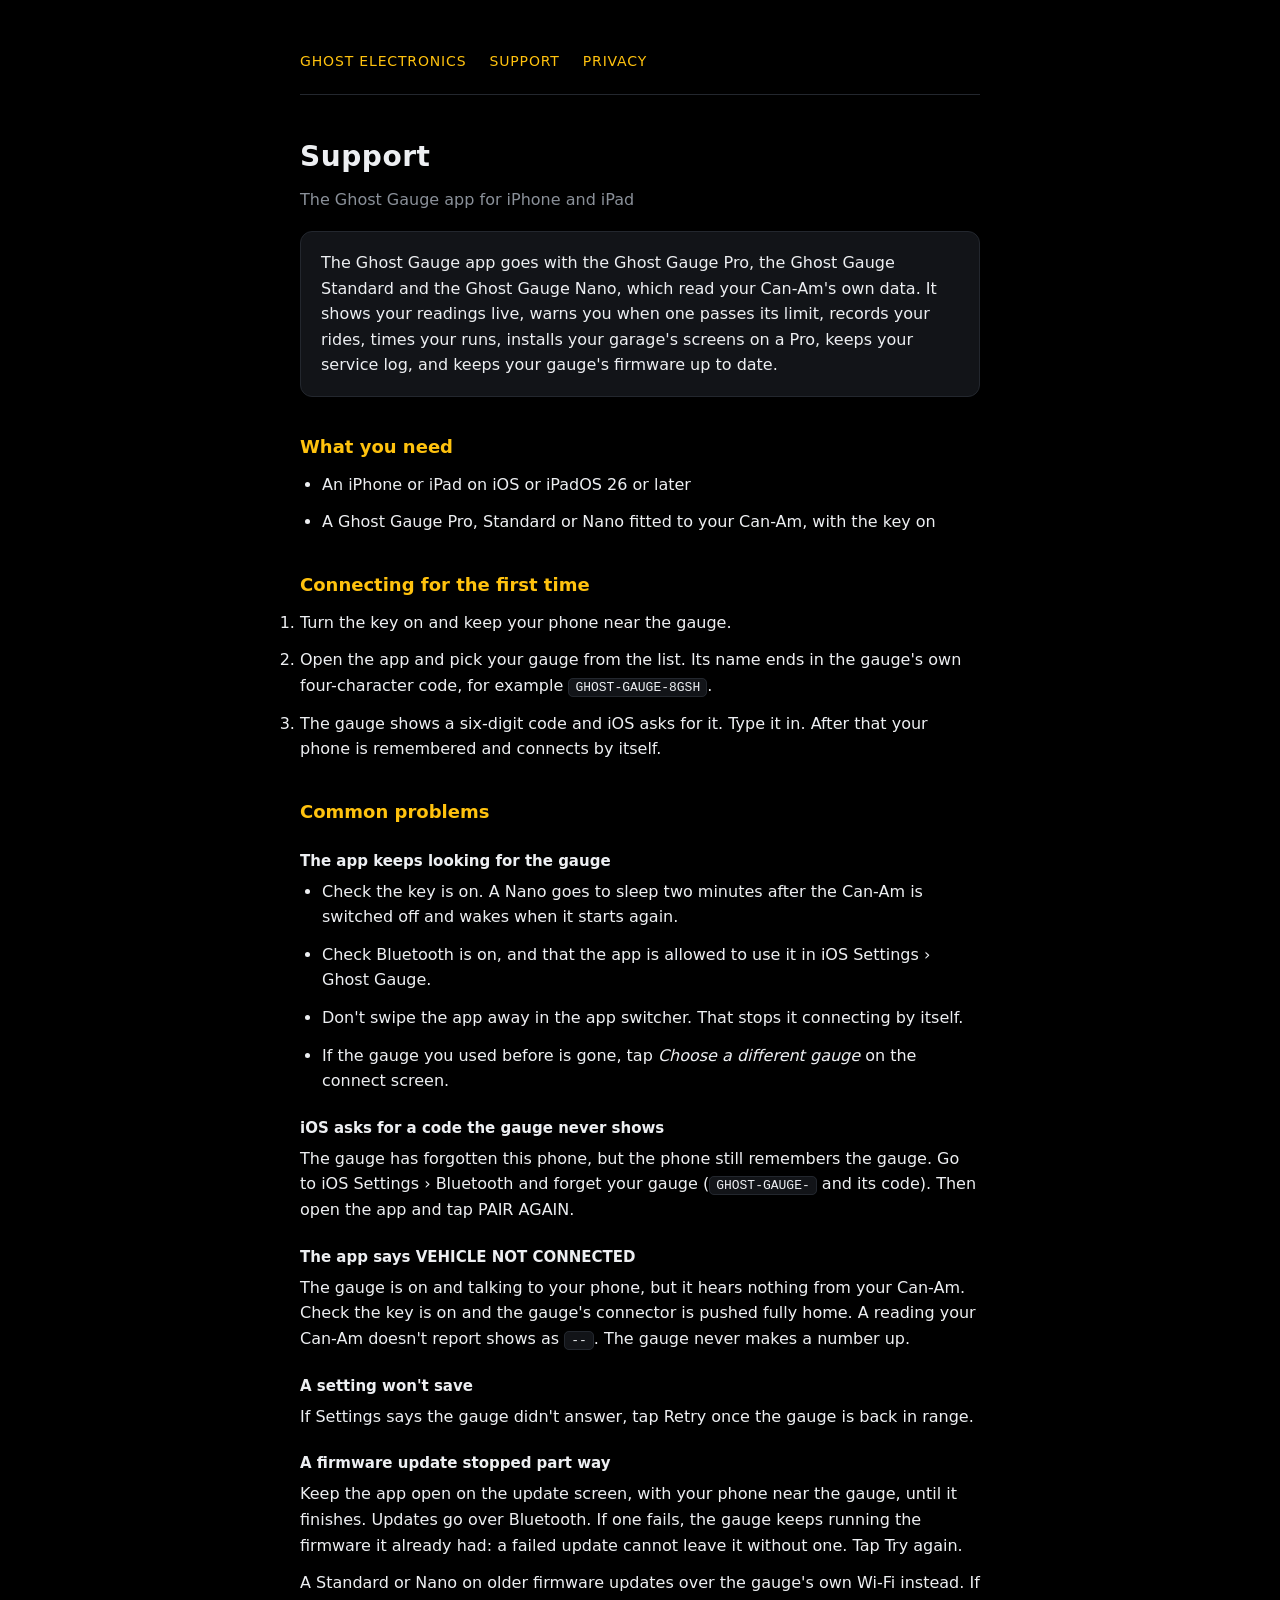
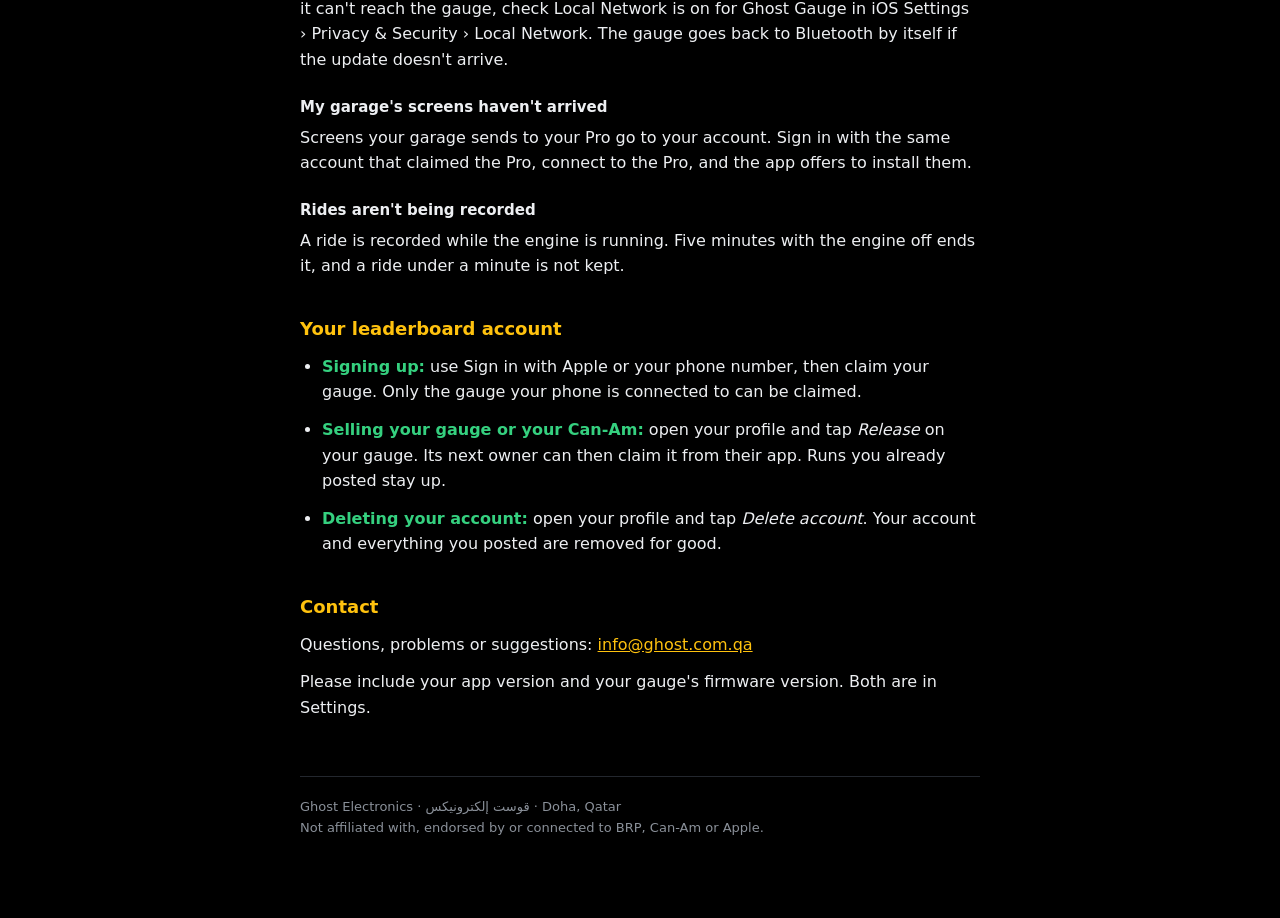
<file: support.html>
<!doctype html>
<html lang="en">
<head>
<meta charset="utf-8">
<meta name="viewport" content="width=device-width,initial-scale=1">
<title>Support · Ghost Electronics</title>
<link rel="icon" href="/favicon.ico" sizes="any">
<link rel="icon" href="/favicon.svg" type="image/svg+xml">
<link rel="apple-touch-icon" href="/apple-touch-icon.png">
<meta name="theme-color" content="#000000">
<link rel="stylesheet" href="_style.css">
</head>
<body>
<main>
<nav>
  <a href="index.html">GHOST ELECTRONICS</a>
  <a href="support.html">SUPPORT</a>
  <a href="privacy.html">PRIVACY</a>
</nav>

<h1>Support</h1>
<p class="lede">The Ghost Gauge app for iPhone and iPad</p>

<div class="card">
  <p>The Ghost Gauge app goes with the Ghost Gauge Pro, the Ghost Gauge Standard and the Ghost
  Gauge Nano, which read your Can-Am's own data. It shows your readings live, warns you when one
  passes its limit, records your rides, times your runs, installs your garage's screens on a Pro,
  keeps your service log, and keeps your gauge's firmware up to date.</p>
</div>

<h2>What you need</h2>
<ul>
  <li>An iPhone or iPad on iOS or iPadOS 26 or later</li>
  <li>A Ghost Gauge Pro, Standard or Nano fitted to your Can-Am, with the key on</li>
</ul>

<h2>Connecting for the first time</h2>
<ol>
  <li>Turn the key on and keep your phone near the gauge.</li>
  <li>Open the app and pick your gauge from the list. Its name ends in the gauge's own
      four-character code, for example <code>GHOST-GAUGE-8GSH</code>.</li>
  <li>The gauge shows a six-digit code and iOS asks for it. Type it in. After that your phone is
      remembered and connects by itself.</li>
</ol>

<h2>Common problems</h2>

<h3>The app keeps looking for the gauge</h3>
<ul>
  <li>Check the key is on. A Nano goes to sleep two minutes after the Can-Am is switched off and
      wakes when it starts again.</li>
  <li>Check Bluetooth is on, and that the app is allowed to use it in iOS Settings › Ghost Gauge.</li>
  <li>Don't swipe the app away in the app switcher. That stops it connecting by itself.</li>
  <li>If the gauge you used before is gone, tap <em>Choose a different gauge</em> on the connect
      screen.</li>
</ul>

<h3>iOS asks for a code the gauge never shows</h3>
<p>The gauge has forgotten this phone, but the phone still remembers the gauge. Go to iOS
Settings › Bluetooth and forget your gauge (<code>GHOST-GAUGE-</code> and its code). Then open the
app and tap PAIR AGAIN.</p>

<h3>The app says VEHICLE NOT CONNECTED</h3>
<p>The gauge is on and talking to your phone, but it hears nothing from your Can-Am. Check the key
is on and the gauge's connector is pushed fully home. A reading your Can-Am doesn't report shows
as <code>--</code>. The gauge never makes a number up.</p>

<h3>A setting won't save</h3>
<p>If Settings says the gauge didn't answer, tap Retry once the gauge is back in range.</p>

<h3>A firmware update stopped part way</h3>
<p>Keep the app open on the update screen, with your phone near the gauge, until it finishes.
Updates go over Bluetooth. If one fails, the gauge keeps running the firmware it already had: a
failed update cannot leave it without one. Tap Try again.</p>
<p>A Standard or Nano on older firmware updates over the gauge's own Wi-Fi instead. If it can't
reach the gauge, check Local Network is on for Ghost Gauge in iOS Settings › Privacy &amp;
Security › Local Network. The gauge goes back to Bluetooth by itself if the update doesn't arrive.</p>

<h3>My garage's screens haven't arrived</h3>
<p>Screens your garage sends to your Pro go to your account. Sign in with the same account that
claimed the Pro, connect to the Pro, and the app offers to install them.</p>

<h3>Rides aren't being recorded</h3>
<p>A ride is recorded while the engine is running. Five minutes with the engine off ends it, and a
ride under a minute is not kept.</p>

<h2>Your leaderboard account</h2>
<ul>
  <li><strong>Signing up:</strong> use Sign in with Apple or your phone number, then claim your
      gauge. Only the gauge your phone is connected to can be claimed.</li>
  <li><strong>Selling your gauge or your Can-Am:</strong> open your profile and tap
      <em>Release</em> on your gauge. Its next owner can then claim it from their app. Runs you
      already posted stay up.</li>
  <li><strong>Deleting your account:</strong> open your profile and tap <em>Delete account</em>.
      Your account and everything you posted are removed for good.</li>
</ul>

<h2>Contact</h2>
<p>Questions, problems or suggestions: <a href="mailto:info@ghost.com.qa">info@ghost.com.qa</a></p>
<p>Please include your app version and your gauge's firmware version. Both are in Settings.</p>

<footer>
  Ghost Electronics · <span lang="ar" dir="rtl">قوست إلكترونيكس</span> · Doha, Qatar<br>
  Not affiliated with, endorsed by or connected to BRP, Can-Am or Apple.
</footer>
</main>
</body>
</html>
</file>
<file: _style.css>
/* Shared by the three pages. Self-contained: no CDN, no web fonts. */
:root {
  --bg: #000000; --panel: #121418; --line: #23272E;
  --ink: #EDEFF2; --dim: #8A9099; --gold: #FFC20E; --ok: #35D07F;
}
* { box-sizing: border-box; margin: 0; padding: 0; }
body {
  background: var(--bg); color: var(--ink);
  font-family: -apple-system, BlinkMacSystemFont, "Segoe UI", Roboto, system-ui, sans-serif;
  line-height: 1.6; padding: 48px 20px 80px; -webkit-font-smoothing: antialiased;
}
main { max-width: 680px; margin: 0 auto; }
h1 { font-size: 28px; letter-spacing: .02em; margin-bottom: 8px; }
h2 { font-size: 18px; margin: 36px 0 10px; color: var(--gold); }
h3 { font-size: 15px; margin: 22px 0 6px; }
p, li { color: var(--ink); margin-bottom: 12px; }
ul { padding-left: 22px; }
a { color: var(--gold); }
.lede { color: var(--dim); font-size: 16px; margin-bottom: 4px; }
.updated { color: var(--dim); font-size: 13px; margin-top: 4px; }
nav { margin-bottom: 40px; padding-bottom: 20px; border-bottom: 1px solid var(--line); }
nav a { margin-right: 18px; text-decoration: none; font-size: 14px; letter-spacing: .06em; }
.card { background: var(--panel); border: 1px solid var(--line); border-radius: 12px;
        padding: 18px 20px; margin: 18px 0; }
.card p:last-child, .card li:last-child { margin-bottom: 0; }
strong { color: var(--ok); }
footer { margin-top: 56px; padding-top: 20px; border-top: 1px solid var(--line);
         color: var(--dim); font-size: 13px; }
code { background: var(--panel); border: 1px solid var(--line); border-radius: 5px;
       padding: 1px 6px; font-size: 13px; }
</file>
